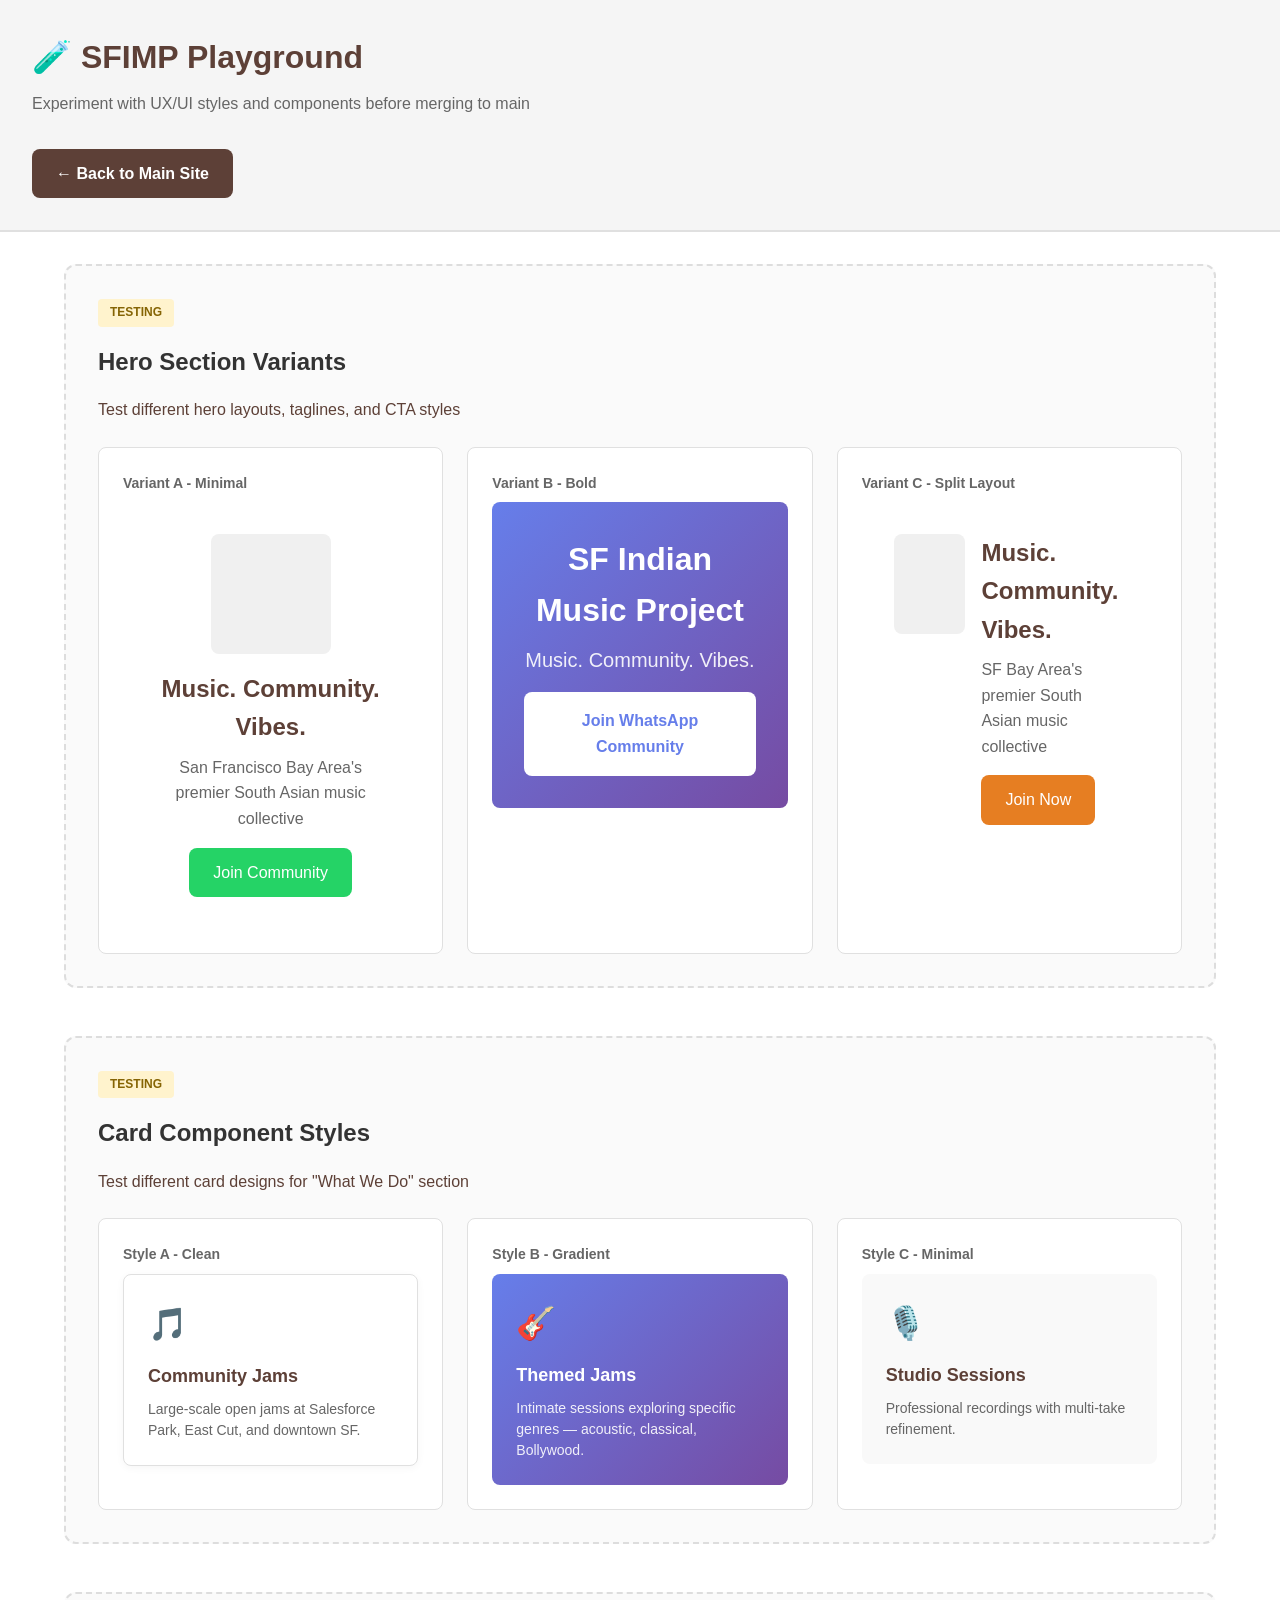
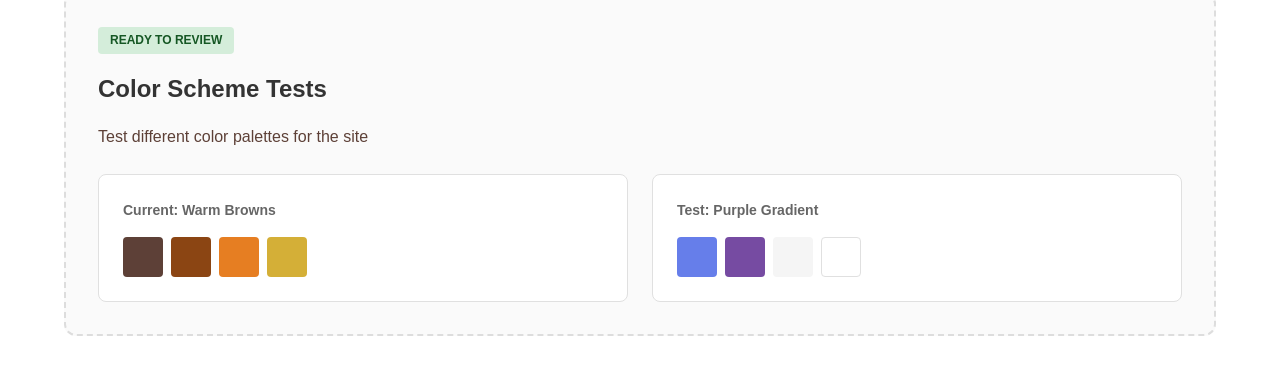
<file: playground/index.html>
<!DOCTYPE html>
<html lang="en">
<head>
    <meta charset="UTF-8">
    <meta name="viewport" content="width=device-width, initial-scale=1.0">
    <title>SFIMP Playground - Dev Experiments</title>
    <link rel="stylesheet" href="../styles.css">
    <style>
        /* Playground-specific styles */
        .playground-header {
            background: #f5f5f5;
            padding: 2rem;
            margin-bottom: 2rem;
            border-bottom: 2px solid #e0e0e0;
        }
        
        .playground-title {
            font-size: 2rem;
            font-weight: 700;
            margin-bottom: 0.5rem;
        }
        
        .playground-subtitle {
            color: #666;
            font-size: 1rem;
        }
        
        .experiment-section {
            margin-bottom: 3rem;
            padding: 2rem;
            border: 2px dashed #ddd;
            border-radius: 12px;
            background: #fafafa;
        }
        
        .experiment-title {
            font-size: 1.5rem;
            font-weight: 600;
            margin-bottom: 1rem;
            color: #333;
        }
        
        .experiment-status {
            display: inline-block;
            padding: 0.25rem 0.75rem;
            border-radius: 4px;
            font-size: 0.75rem;
            font-weight: 600;
            text-transform: uppercase;
            margin-bottom: 1rem;
        }
        
        .status-testing {
            background: #fff3cd;
            color: #856404;
        }
        
        .status-ready {
            background: #d4edda;
            color: #155724;
        }
        
        .status-deprecated {
            background: #f8d7da;
            color: #721c24;
        }
        
        .variant-grid {
            display: grid;
            grid-template-columns: repeat(auto-fit, minmax(300px, 1fr));
            gap: 1.5rem;
            margin-top: 1.5rem;
        }
        
        .variant-card {
            background: white;
            padding: 1.5rem;
            border-radius: 8px;
            border: 1px solid #e0e0e0;
        }
        
        .variant-label {
            font-size: 0.875rem;
            font-weight: 600;
            color: #666;
            margin-bottom: 0.5rem;
        }
        
        .back-to-main {
            display: inline-block;
            margin-top: 2rem;
            padding: 0.75rem 1.5rem;
            background: #5D4037;
            color: white;
            text-decoration: none;
            border-radius: 8px;
            font-weight: 600;
        }
        
        .back-to-main:hover {
            background: #4a3228;
        }
    </style>
</head>
<body>
    <div class="playground-header">
        <h1 class="playground-title">🧪 SFIMP Playground</h1>
        <p class="playground-subtitle">Experiment with UX/UI styles and components before merging to main</p>
        <a href="../index.html" class="back-to-main">← Back to Main Site</a>
    </div>

    <div class="container">
        <!-- Experiment: Hero Section Variants -->
        <section class="experiment-section">
            <div class="experiment-status status-testing">Testing</div>
            <h2 class="experiment-title">Hero Section Variants</h2>
            <p>Test different hero layouts, taglines, and CTA styles</p>
            
            <div class="variant-grid">
                <!-- Variant A: Minimal -->
                <div class="variant-card">
                    <div class="variant-label">Variant A - Minimal</div>
                    <div style="padding: 2rem; text-align: center; background: white; border-radius: 8px;">
                        <div style="width: 120px; height: 120px; background: #f0f0f0; margin: 0 auto 1rem; border-radius: 8px;"></div>
                        <h3 style="font-size: 1.5rem; margin-bottom: 0.5rem;">Music. Community. Vibes.</h3>
                        <p style="color: #666; margin-bottom: 1rem;">San Francisco Bay Area's premier South Asian music collective</p>
                        <a href="#" style="display: inline-block; padding: 0.75rem 1.5rem; background: #25D366; color: white; text-decoration: none; border-radius: 8px;">Join Community</a>
                    </div>
                </div>
                
                <!-- Variant B: Bold -->
                <div class="variant-card">
                    <div class="variant-label">Variant B - Bold</div>
                    <div style="padding: 2rem; text-align: center; background: linear-gradient(135deg, #667eea 0%, #764ba2 100%); border-radius: 8px; color: white;">
                        <h3 style="font-size: 2rem; margin-bottom: 0.5rem;">SF Indian Music Project</h3>
                        <p style="font-size: 1.25rem; margin-bottom: 1rem; opacity: 0.9;">Music. Community. Vibes.</p>
                        <a href="#" style="display: inline-block; padding: 1rem 2rem; background: white; color: #667eea; text-decoration: none; border-radius: 8px; font-weight: 600;">Join WhatsApp Community</a>
                    </div>
                </div>
                
                <!-- Variant C: Split -->
                <div class="variant-card">
                    <div class="variant-label">Variant C - Split Layout</div>
                    <div style="display: flex; gap: 1rem; padding: 2rem; background: white; border-radius: 8px;">
                        <div style="flex: 1; width: 100px; height: 100px; background: #f0f0f0; border-radius: 8px;"></div>
                        <div style="flex: 2;">
                            <h3 style="font-size: 1.5rem; margin-bottom: 0.5rem;">Music. Community. Vibes.</h3>
                            <p style="color: #666; margin-bottom: 1rem;">SF Bay Area's premier South Asian music collective</p>
                            <a href="#" style="display: inline-block; padding: 0.75rem 1.5rem; background: #E67E22; color: white; text-decoration: none; border-radius: 8px;">Join Now</a>
                        </div>
                    </div>
                </div>
            </div>
        </section>

        <!-- Experiment: Card Styles -->
        <section class="experiment-section">
            <div class="experiment-status status-testing">Testing</div>
            <h2 class="experiment-title">Card Component Styles</h2>
            <p>Test different card designs for "What We Do" section</p>
            
            <div class="variant-grid">
                <!-- Card Style A: Clean -->
                <div class="variant-card">
                    <div class="variant-label">Style A - Clean</div>
                    <div style="padding: 1.5rem; background: white; border: 1px solid #e0e0e0; border-radius: 8px; box-shadow: 0 2px 8px rgba(0,0,0,0.04);">
                        <div style="font-size: 2rem; margin-bottom: 0.75rem;">🎵</div>
                        <h4 style="font-size: 1.125rem; margin-bottom: 0.5rem;">Community Jams</h4>
                        <p style="font-size: 0.875rem; color: #666; line-height: 1.5;">Large-scale open jams at Salesforce Park, East Cut, and downtown SF.</p>
                    </div>
                </div>
                
                <!-- Card Style B: Gradient -->
                <div class="variant-card">
                    <div class="variant-label">Style B - Gradient</div>
                    <div style="padding: 1.5rem; background: linear-gradient(135deg, #667eea 0%, #764ba2 100%); border-radius: 8px; color: white;">
                        <div style="font-size: 2rem; margin-bottom: 0.75rem;">🎸</div>
                        <h4 style="font-size: 1.125rem; margin-bottom: 0.5rem;">Themed Jams</h4>
                        <p style="font-size: 0.875rem; opacity: 0.9; line-height: 1.5;">Intimate sessions exploring specific genres — acoustic, classical, Bollywood.</p>
                    </div>
                </div>
                
                <!-- Card Style C: Minimal -->
                <div class="variant-card">
                    <div class="variant-label">Style C - Minimal</div>
                    <div style="padding: 1.5rem; background: #f9f9f9; border-radius: 8px;">
                        <div style="font-size: 2rem; margin-bottom: 0.75rem;">🎙️</div>
                        <h4 style="font-size: 1.125rem; margin-bottom: 0.5rem;">Studio Sessions</h4>
                        <p style="font-size: 0.875rem; color: #666; line-height: 1.5;">Professional recordings with multi-take refinement.</p>
                    </div>
                </div>
            </div>
        </section>

        <!-- Experiment: Color Schemes -->
        <section class="experiment-section">
            <div class="experiment-status status-ready">Ready to Review</div>
            <h2 class="experiment-title">Color Scheme Tests</h2>
            <p>Test different color palettes for the site</p>
            
            <div class="variant-grid">
                <div class="variant-card">
                    <div class="variant-label">Current: Warm Browns</div>
                    <div style="display: flex; gap: 0.5rem; margin-top: 1rem;">
                        <div style="width: 40px; height: 40px; background: #5D4037; border-radius: 4px;" title="Dark Brown"></div>
                        <div style="width: 40px; height: 40px; background: #8B4513; border-radius: 4px;" title="Brown"></div>
                        <div style="width: 40px; height: 40px; background: #E67E22; border-radius: 4px;" title="Orange"></div>
                        <div style="width: 40px; height: 40px; background: #D4AF37; border-radius: 4px;" title="Gold"></div>
                    </div>
                </div>
                
                <div class="variant-card">
                    <div class="variant-label">Test: Purple Gradient</div>
                    <div style="display: flex; gap: 0.5rem; margin-top: 1rem;">
                        <div style="width: 40px; height: 40px; background: #667eea; border-radius: 4px;" title="Purple"></div>
                        <div style="width: 40px; height: 40px; background: #764ba2; border-radius: 4px;" title="Dark Purple"></div>
                        <div style="width: 40px; height: 40px; background: #f5f5f5; border-radius: 4px;" title="Light Gray"></div>
                        <div style="width: 40px; height: 40px; background: #ffffff; border-radius: 4px; border: 1px solid #e0e0e0;" title="White"></div>
                    </div>
                </div>
            </div>
        </section>
    </div>

    <script>
        // Playground JS - Add experiments here
        console.log('🧪 SFIMP Playground loaded');
        
        // Example: A/B testing tracker
        function trackVariant(variantName, action) {
            console.log(`Tracking: ${variantName} - ${action}`);
            // Add analytics here
        }
    </script>
</body>
</html>
</file>
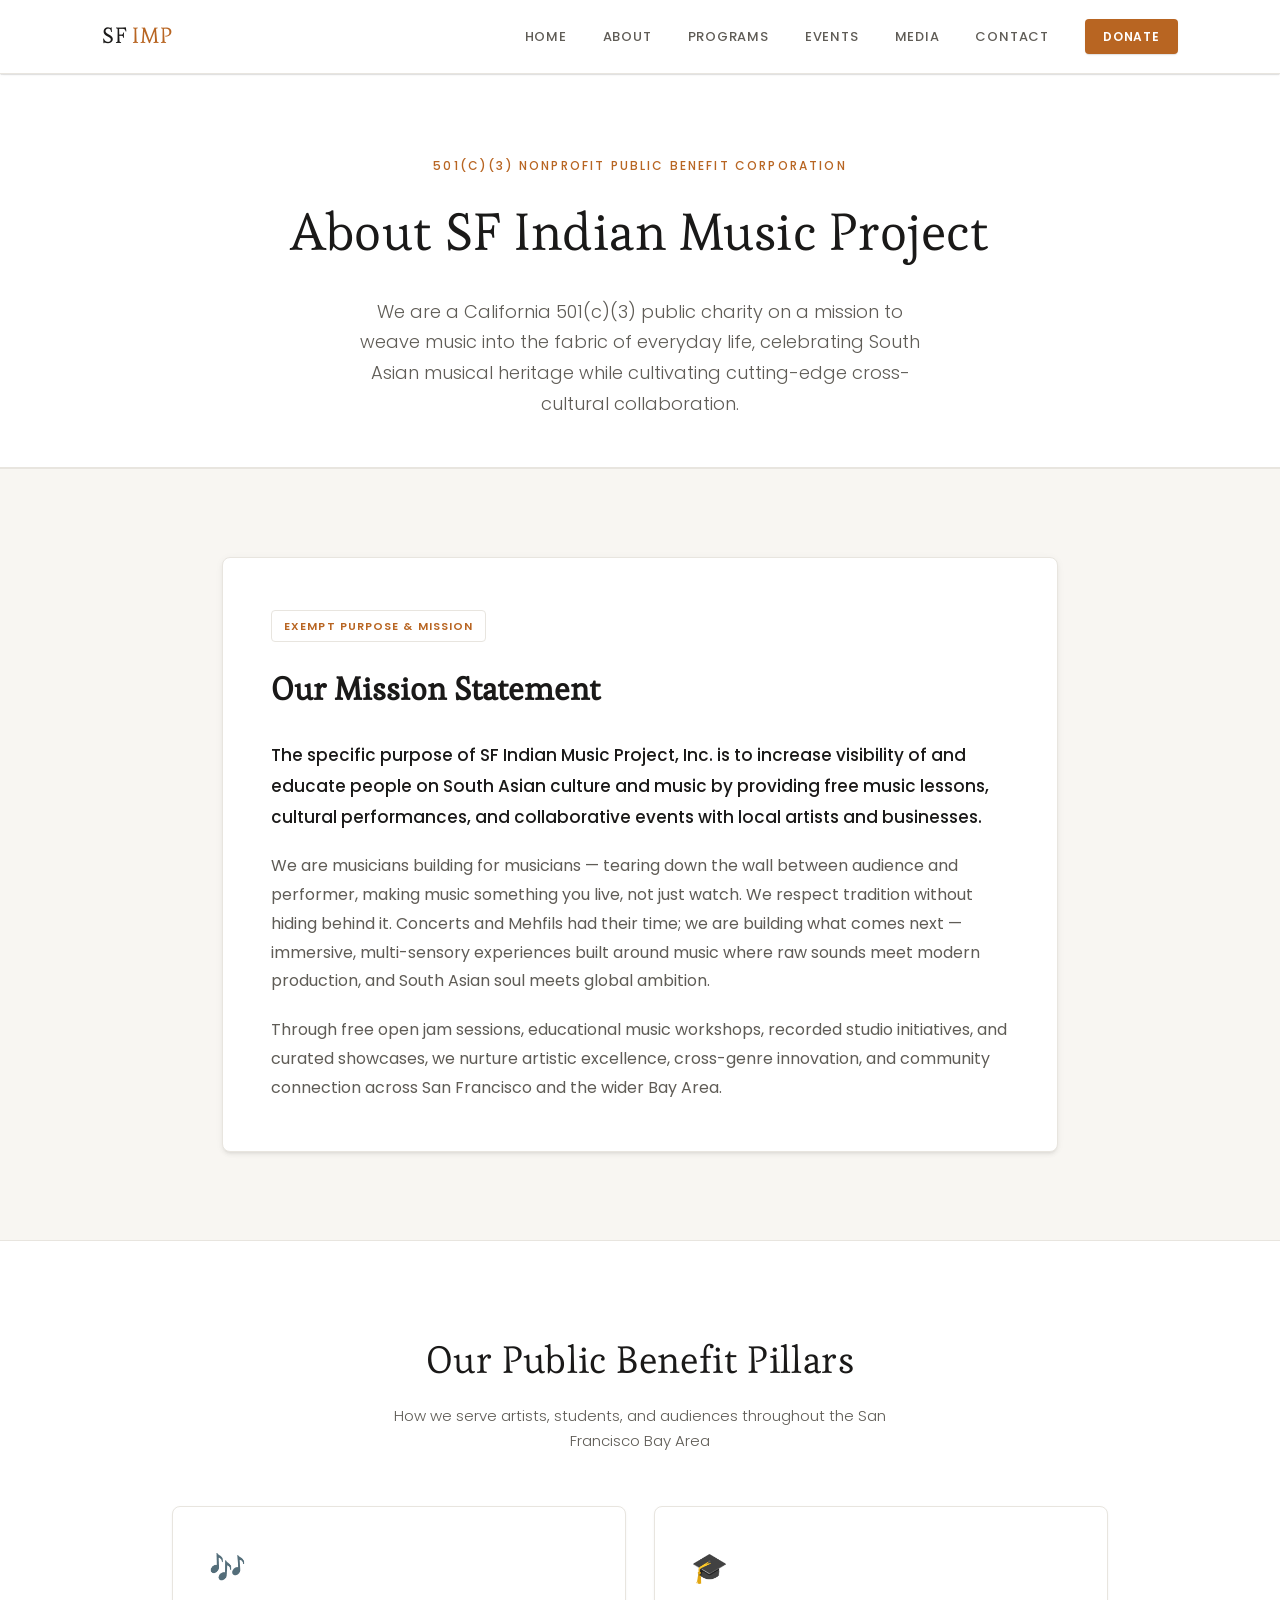
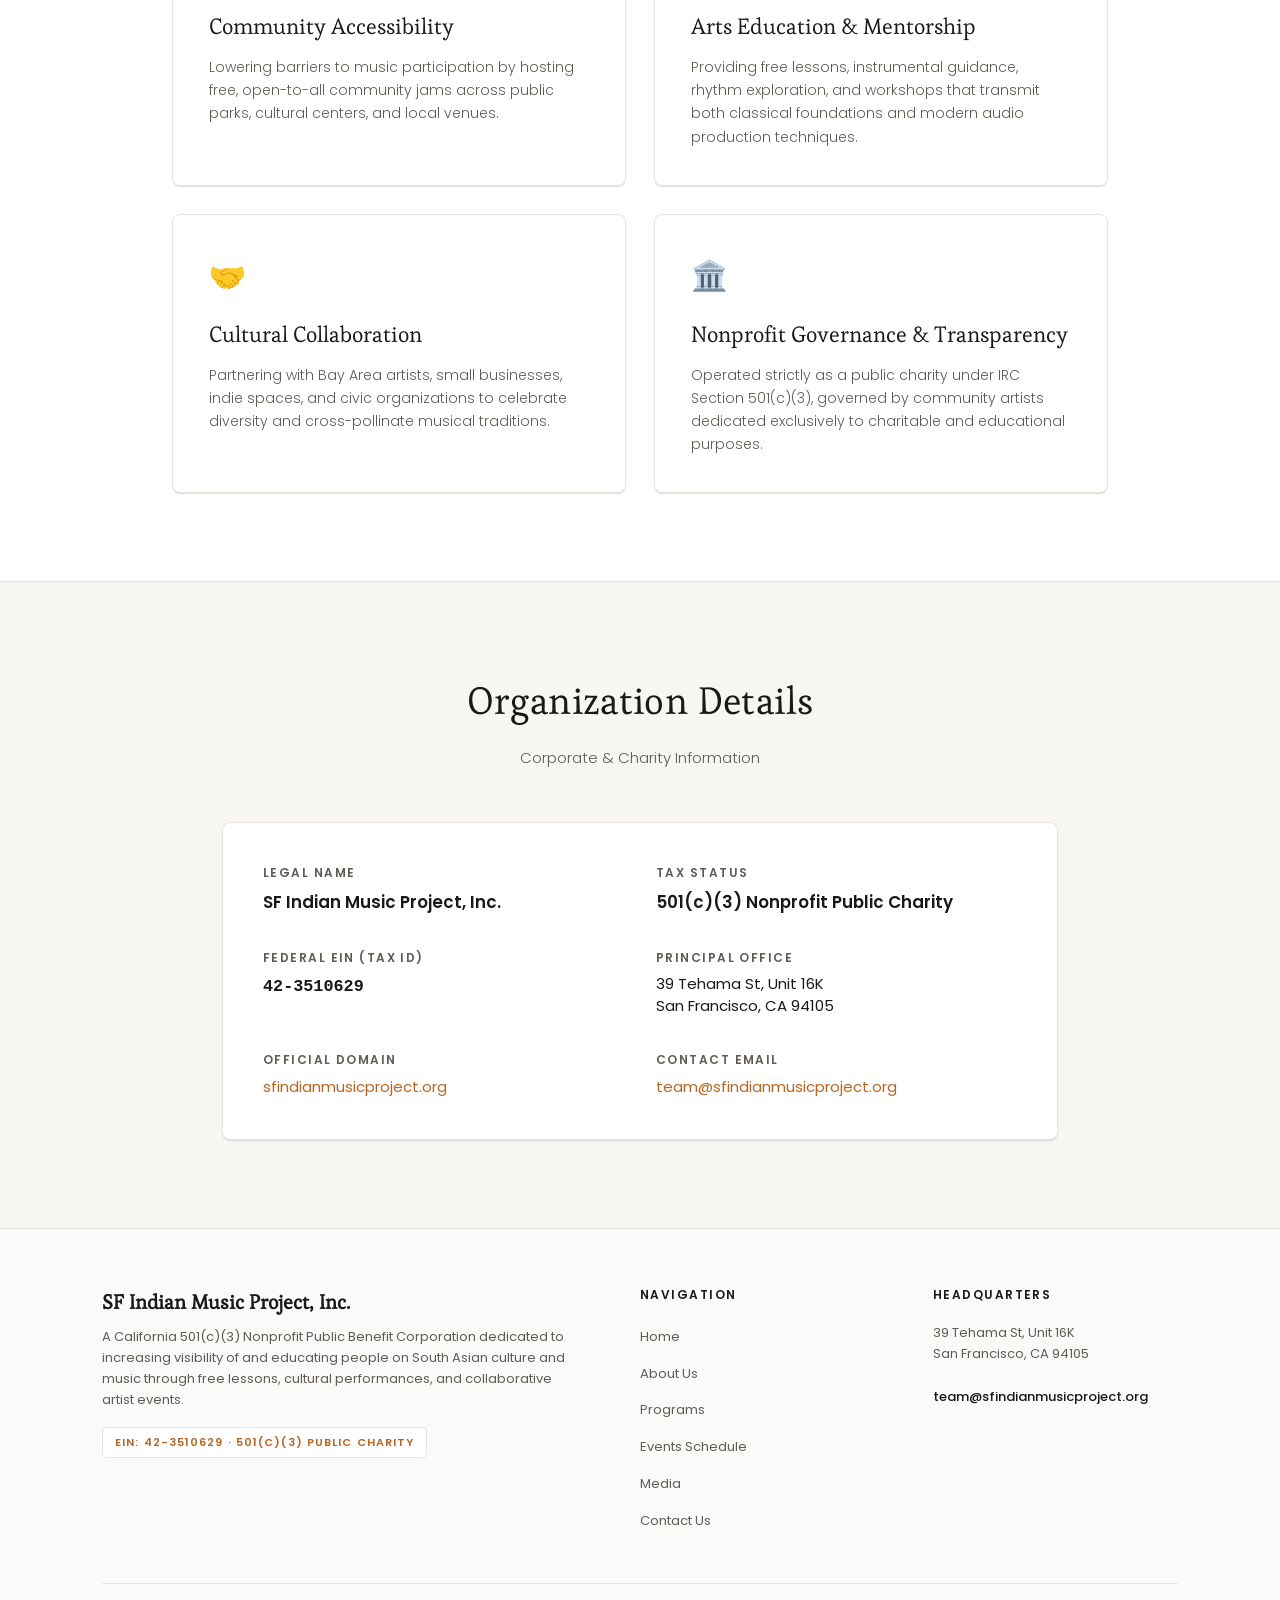
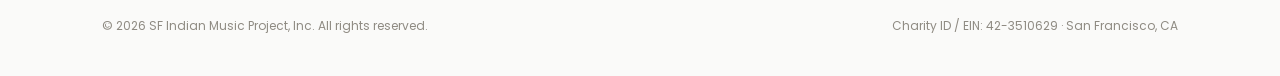
<file: about.html>
<!DOCTYPE html>
<html lang="en">
<head>
    <meta charset="UTF-8">
    <meta name="viewport" content="width=device-width, initial-scale=1.0">
    <meta name="theme-color" content="#141210">
    <title>About Us — SF Indian Music Project</title>
    <link rel="icon" type="image/png" href="logo.png">
    <link rel="preconnect" href="https://fonts.googleapis.com">
    <link rel="preconnect" href="https://fonts.gstatic.com" crossorigin>
    <link href="https://fonts.googleapis.com/css2?family=Esteban&family=Poppins:ital,wght@0,300;0,400;0,500;0,600;0,700;1,300;1,400&display=swap" rel="stylesheet">
    <link rel="stylesheet" href="home2.css?v=20261006a">
</head>
<body>
    <!-- Page Loader -->
    <div class="h2-page-loader" id="h2-page-loader">
        <img src="logo-small.png" alt="SFIMP Logo">
    </div>

    <!-- Navigation (App Bar + Responsive Drawer) -->
    <nav class="h2-nav">
        <div class="container">
            <a href="/" class="h2-nav-logo">SF<span>IMP</span></a>
            <div class="h2-nav-links" id="h2-nav-links">
                <a href="/">Home</a>
                <a href="about.html" class="active">About</a>
                <a href="programs.html">Programs</a>
                <a href="events.html">Events</a>
                <a href="media.html">Media</a>
                <a href="contact.html">Contact</a>
                <a href="/#donate" class="h2-nav-donate-btn">Donate</a>
            </div>
            <button class="h2-nav-toggle" id="h2-nav-toggle" aria-label="Toggle navigation menu">
                <span></span>
                <span></span>
                <span></span>
            </button>
        </div>
    </nav>
    <div class="h2-nav-backdrop" id="h2-nav-backdrop"></div>

    <!-- About Header -->
    <header class="h2-section" style="margin-top: 68px; padding-bottom: 3rem; background: #FFFFFF; border-bottom: 1px solid var(--border);">
        <div class="container" style="text-align: center; max-width: 800px;">
            <p style="font-size: 0.75rem; font-weight: 500; text-transform: uppercase; letter-spacing: 0.18em; color: var(--accent); margin-bottom: 0.75rem;">501(c)(3) Nonprofit Public Benefit Corporation</p>
            <h1 class="h2-section-title" style="font-size: 3.25rem; margin-bottom: 1.25rem;">About SF Indian Music Project</h1>
            <p class="h2-section-sub" style="font-size: 1.125rem; line-height: 1.7; margin-bottom: 0;">We are a California 501(c)(3) public charity on a mission to weave music into the fabric of everyday life, celebrating South Asian musical heritage while cultivating cutting-edge cross-cultural collaboration.</p>
        </div>
    </header>

    <!-- Mission Statement Section -->
    <section class="h2-section" style="background: var(--bg-alt);">
        <div class="container" style="max-width: 900px;">
            <div style="background: #FFFFFF; border: 1px solid var(--border); border-radius: var(--radius); padding: 3rem; box-shadow: var(--elevation-2);">
                <span class="h2-footer-legal-badge" style="margin-bottom: 1.25rem;">Exempt Purpose & Mission</span>
                <h2 style="font-family: var(--serif); font-size: 2rem; margin-bottom: 1.5rem; color: var(--text);">Our Mission Statement</h2>
                <div style="font-size: 1rem; line-height: 1.8; color: var(--text-light);">
                    <p style="margin-bottom: 1.25rem; font-size: 1.0625rem; color: var(--text); font-weight: 500;">
                        The specific purpose of SF Indian Music Project, Inc. is to increase visibility of and educate people on South Asian culture and music by providing free music lessons, cultural performances, and collaborative events with local artists and businesses.
                    </p>
                    <p style="margin-bottom: 1.25rem;">
                        We are musicians building for musicians — tearing down the wall between audience and performer, making music something you live, not just watch. We respect tradition without hiding behind it. Concerts and Mehfils had their time; we are building what comes next — immersive, multi-sensory experiences built around music where raw sounds meet modern production, and South Asian soul meets global ambition.
                    </p>
                    <p>
                        Through free open jam sessions, educational music workshops, recorded studio initiatives, and curated showcases, we nurture artistic excellence, cross-genre innovation, and community connection across San Francisco and the wider Bay Area.
                    </p>
                </div>
            </div>
        </div>
    </section>

    <!-- Core Pillars / How We Operate -->
    <section class="h2-section" style="background: #FFFFFF;">
        <div class="container" style="max-width: 1000px;">
            <h2 class="h2-section-title">Our Public Benefit Pillars</h2>
            <p class="h2-section-sub">How we serve artists, students, and audiences throughout the San Francisco Bay Area</p>
            
            <div class="h2-activities-grid">
                <div class="h2-activity-card">
                    <div class="h2-activity-icon">🎶</div>
                    <h3>Community Accessibility</h3>
                    <p>Lowering barriers to music participation by hosting free, open-to-all community jams across public parks, cultural centers, and local venues.</p>
                </div>
                <div class="h2-activity-card">
                    <div class="h2-activity-icon">🎓</div>
                    <h3>Arts Education & Mentorship</h3>
                    <p>Providing free lessons, instrumental guidance, rhythm exploration, and workshops that transmit both classical foundations and modern audio production techniques.</p>
                </div>
                <div class="h2-activity-card">
                    <div class="h2-activity-icon">🤝</div>
                    <h3>Cultural Collaboration</h3>
                    <p>Partnering with Bay Area artists, small businesses, indie spaces, and civic organizations to celebrate diversity and cross-pollinate musical traditions.</p>
                </div>
                <div class="h2-activity-card">
                    <div class="h2-activity-icon">🏛️</div>
                    <h3>Nonprofit Governance & Transparency</h3>
                    <p>Operated strictly as a public charity under IRC Section 501(c)(3), governed by community artists dedicated exclusively to charitable and educational purposes.</p>
                </div>
            </div>
        </div>
    </section>

    <!-- Organizational Details & Legal Transparency -->
    <section class="h2-section" style="background: var(--bg-alt);">
        <div class="container" style="max-width: 900px;">
            <h2 class="h2-section-title">Organization Details</h2>
            <p class="h2-section-sub">Corporate & Charity Information</p>

            <div style="background: #FFFFFF; border: 1px solid var(--border); border-radius: var(--radius); padding: 2.5rem; box-shadow: var(--elevation-1);">
                <div style="display: grid; grid-template-columns: repeat(auto-fit, minmax(280px, 1fr)); gap: 2rem;">
                    <div>
                        <div style="font-size: 0.75rem; font-weight: 600; text-transform: uppercase; letter-spacing: 0.12em; color: var(--text-light); margin-bottom: 0.25rem;">Legal Name</div>
                        <div style="font-weight: 600; font-size: 1.05rem; color: var(--text);">SF Indian Music Project, Inc.</div>
                    </div>
                    <div>
                        <div style="font-size: 0.75rem; font-weight: 600; text-transform: uppercase; letter-spacing: 0.12em; color: var(--text-light); margin-bottom: 0.25rem;">Tax Status</div>
                        <div style="font-weight: 600; font-size: 1.05rem; color: var(--text);">501(c)(3) Nonprofit Public Charity</div>
                    </div>
                    <div>
                        <div style="font-size: 0.75rem; font-weight: 600; text-transform: uppercase; letter-spacing: 0.12em; color: var(--text-light); margin-bottom: 0.25rem;">Federal EIN (Tax ID)</div>
                        <div style="font-weight: 600; font-size: 1.05rem; color: var(--text); font-family: monospace;">42-3510629</div>
                    </div>
                    <div>
                        <div style="font-size: 0.75rem; font-weight: 600; text-transform: uppercase; letter-spacing: 0.12em; color: var(--text-light); margin-bottom: 0.25rem;">Principal Office</div>
                        <div style="font-size: 0.9375rem; color: var(--text); line-height: 1.5;">39 Tehama St, Unit 16K<br>San Francisco, CA 94105</div>
                    </div>
                    <div>
                        <div style="font-size: 0.75rem; font-weight: 600; text-transform: uppercase; letter-spacing: 0.12em; color: var(--text-light); margin-bottom: 0.25rem;">Official Domain</div>
                        <div style="font-size: 0.9375rem; color: var(--text);"><a href="https://sfindianmusicproject.org" style="color:var(--accent); text-decoration:none;">sfindianmusicproject.org</a></div>
                    </div>
                    <div>
                        <div style="font-size: 0.75rem; font-weight: 600; text-transform: uppercase; letter-spacing: 0.12em; color: var(--text-light); margin-bottom: 0.25rem;">Contact Email</div>
                        <div style="font-size: 0.9375rem; color: var(--text);"><a href="mailto:team@sfindianmusicproject.org" style="color:var(--accent); text-decoration:none;">team@sfindianmusicproject.org</a></div>
                    </div>
                </div>
            </div>
        </div>
    </section>

    <!-- Footer -->
    <footer class="h2-footer">
        <div class="container">
            <div class="h2-footer-content">
                <div class="h2-footer-brand">
                    <h4>SF Indian Music Project, Inc.</h4>
                    <p>A California 501(c)(3) Nonprofit Public Benefit Corporation dedicated to increasing visibility of and educating people on South Asian culture and music through free lessons, cultural performances, and collaborative artist events.</p>
                    <span class="h2-footer-legal-badge">EIN: 42-3510629 · 501(c)(3) Public Charity</span>
                </div>
                <div class="h2-footer-col">
                    <h5>Navigation</h5>
                    <ul class="h2-footer-links">
                        <li><a href="/">Home</a></li>
                        <li><a href="about.html">About Us</a></li>
                        <li><a href="programs.html">Programs</a></li>
                        <li><a href="events.html">Events Schedule</a></li>
                        <li><a href="media.html">Media</a></li>
                        <li><a href="contact.html">Contact Us</a></li>
                    </ul>
                </div>
                <div class="h2-footer-col">
                    <h5>Headquarters</h5>
                    <div class="h2-footer-contact-info">
                        39 Tehama St, Unit 16K<br>
                        San Francisco, CA 94105<br><br>
                        <a href="mailto:team@sfindianmusicproject.org">team@sfindianmusicproject.org</a>
                    </div>
                </div>
            </div>
            <div class="h2-footer-bottom">
                <div>© 2026 SF Indian Music Project, Inc. All rights reserved.</div>
                <div>Charity ID / EIN: 42-3510629 · San Francisco, CA</div>
            </div>
        </div>
    </footer>

    <script>
    // Loader
    (function() {
        const loader = document.getElementById('h2-page-loader');
        let hidden = false;
        const hide = () => { if (hidden) return; hidden = true; loader.style.opacity = '0'; loader.style.visibility = 'hidden'; setTimeout(() => loader.remove(), 400); };
        if (document.readyState === 'interactive' || document.readyState === 'complete') setTimeout(hide, 400);
        else document.addEventListener('DOMContentLoaded', () => setTimeout(hide, 400));
        setTimeout(hide, 1200);
    })();

    // Mobile Navigation Drawer
    (function() {
        const toggleBtn = document.getElementById('h2-nav-toggle');
        const navLinks = document.getElementById('h2-nav-links');
        const backdrop = document.getElementById('h2-nav-backdrop');

        function toggleMenu() {
            const isOpen = navLinks.classList.toggle('open');
            toggleBtn.classList.toggle('open', isOpen);
            backdrop.classList.toggle('open', isOpen);
            document.body.style.overflow = isOpen ? 'hidden' : '';
        }

        function closeMenu() {
            navLinks.classList.remove('open');
            toggleBtn.classList.remove('open');
            backdrop.classList.remove('open');
            document.body.style.overflow = '';
        }

        toggleBtn?.addEventListener('click', toggleMenu);
        backdrop?.addEventListener('click', closeMenu);
    })();
    </script>
</body>
</html>
</file>
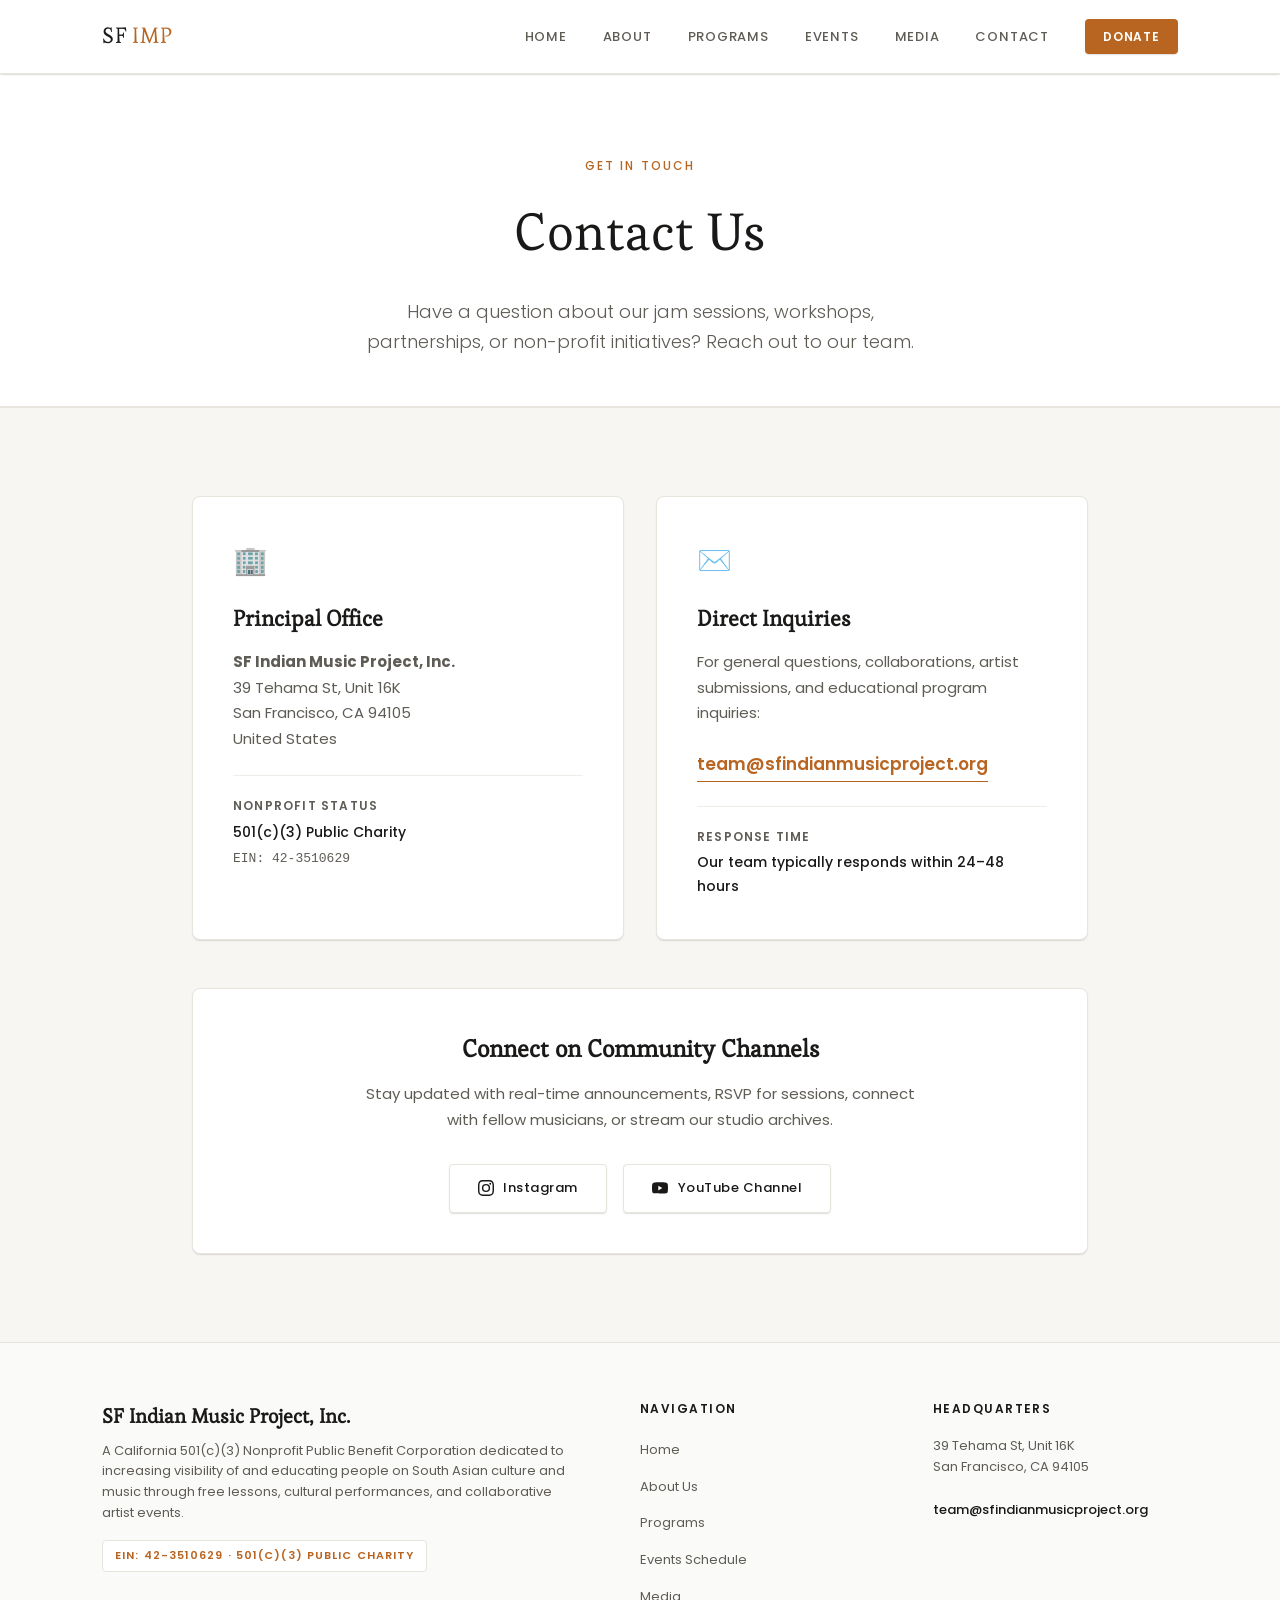
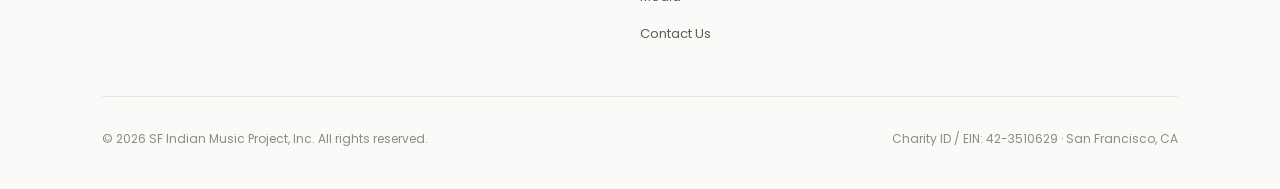
<file: contact.html>
<!DOCTYPE html>
<html lang="en">
<head>
    <meta charset="UTF-8">
    <meta name="viewport" content="width=device-width, initial-scale=1.0">
    <meta name="theme-color" content="#141210">
    <title>Contact Us — SF Indian Music Project</title>
    <link rel="icon" type="image/png" href="logo.png">
    <link rel="preconnect" href="https://fonts.googleapis.com">
    <link rel="preconnect" href="https://fonts.gstatic.com" crossorigin>
    <link href="https://fonts.googleapis.com/css2?family=Esteban&family=Poppins:ital,wght@0,300;0,400;0,500;0,600;0,700;1,300;1,400&display=swap" rel="stylesheet">
    <link rel="stylesheet" href="home2.css?v=20261006a">
</head>
<body>
    <!-- Page Loader -->
    <div class="h2-page-loader" id="h2-page-loader">
        <img src="logo-small.png" alt="SFIMP Logo">
    </div>

    <!-- Navigation (App Bar + Responsive Drawer) -->
    <nav class="h2-nav">
        <div class="container">
            <a href="/" class="h2-nav-logo">SF<span>IMP</span></a>
            <div class="h2-nav-links" id="h2-nav-links">
                <a href="/">Home</a>
                <a href="about.html">About</a>
                <a href="programs.html">Programs</a>
                <a href="events.html">Events</a>
                <a href="media.html">Media</a>
                <a href="contact.html" class="active">Contact</a>
                <a href="/#donate" class="h2-nav-donate-btn">Donate</a>
            </div>
            <button class="h2-nav-toggle" id="h2-nav-toggle" aria-label="Toggle navigation menu">
                <span></span>
                <span></span>
                <span></span>
            </button>
        </div>
    </nav>
    <div class="h2-nav-backdrop" id="h2-nav-backdrop"></div>

    <!-- Contact Header -->
    <header class="h2-section" style="margin-top: 68px; padding-bottom: 3rem; background: #FFFFFF; border-bottom: 1px solid var(--border);">
        <div class="container" style="text-align: center; max-width: 800px;">
            <p style="font-size: 0.75rem; font-weight: 500; text-transform: uppercase; letter-spacing: 0.18em; color: var(--accent); margin-bottom: 0.75rem;">Get In Touch</p>
            <h1 class="h2-section-title" style="font-size: 3.25rem; margin-bottom: 1.25rem;">Contact Us</h1>
            <p class="h2-section-sub" style="font-size: 1.125rem; line-height: 1.7; margin-bottom: 0;">Have a question about our jam sessions, workshops, partnerships, or non-profit initiatives? Reach out to our team.</p>
        </div>
    </header>

    <!-- Contact Details & Direct Connect -->
    <section class="h2-section" style="background: var(--bg-alt);">
        <div class="container" style="max-width: 960px;">
            <div style="display: grid; grid-template-columns: repeat(auto-fit, minmax(300px, 1fr)); gap: 2rem;">
                
                <!-- Card 1: Official Non-Profit Info -->
                <div style="background: #FFFFFF; border: 1px solid var(--border); border-radius: var(--radius); padding: 2.5rem; box-shadow: var(--elevation-1);">
                    <div style="font-size: 1.75rem; margin-bottom: 1rem;">🏢</div>
                    <h3 style="font-family: var(--serif); font-size: 1.35rem; color: var(--text); margin-bottom: 0.75rem;">Principal Office</h3>
                    <p style="font-size: 0.9375rem; color: var(--text-light); line-height: 1.7; margin-bottom: 1.5rem;">
                        <strong>SF Indian Music Project, Inc.</strong><br>
                        39 Tehama St, Unit 16K<br>
                        San Francisco, CA 94105<br>
                        United States
                    </p>
                    <div style="padding-top: 1.25rem; border-top: 1px solid var(--border-light);">
                        <div style="font-size: 0.75rem; font-weight: 600; text-transform: uppercase; letter-spacing: 0.1em; color: var(--text-light); margin-bottom: 0.25rem;">Nonprofit Status</div>
                        <div style="font-size: 0.875rem; color: var(--text); font-weight: 500;">501(c)(3) Public Charity</div>
                        <div style="font-size: 0.8125rem; color: var(--text-light); font-family: monospace; margin-top: 0.2rem;">EIN: 42-3510629</div>
                    </div>
                </div>

                <!-- Card 2: Inquiries & Direct Email -->
                <div style="background: #FFFFFF; border: 1px solid var(--border); border-radius: var(--radius); padding: 2.5rem; box-shadow: var(--elevation-1);">
                    <div style="font-size: 1.75rem; margin-bottom: 1rem;">✉️</div>
                    <h3 style="font-family: var(--serif); font-size: 1.35rem; color: var(--text); margin-bottom: 0.75rem;">Direct Inquiries</h3>
                    <p style="font-size: 0.9375rem; color: var(--text-light); line-height: 1.7; margin-bottom: 1.5rem;">
                        For general questions, collaborations, artist submissions, and educational program inquiries:
                    </p>
                    <p style="margin-bottom: 1.5rem;">
                        <a href="mailto:team@sfindianmusicproject.org" style="display: inline-block; font-size: 1.0625rem; font-weight: 600; color: var(--accent); text-decoration: none; border-bottom: 1px solid var(--accent); padding-bottom: 2px;">team@sfindianmusicproject.org</a>
                    </p>
                    <div style="padding-top: 1.25rem; border-top: 1px solid var(--border-light);">
                        <div style="font-size: 0.75rem; font-weight: 600; text-transform: uppercase; letter-spacing: 0.1em; color: var(--text-light); margin-bottom: 0.25rem;">Response Time</div>
                        <div style="font-size: 0.875rem; color: var(--text); font-weight: 500;">Our team typically responds within 24–48 hours</div>
                    </div>
                </div>

            </div>

            <!-- Social & Community Groups -->
            <div style="margin-top: 3rem; background: #FFFFFF; border: 1px solid var(--border); border-radius: var(--radius); padding: 2.5rem; text-align: center; box-shadow: var(--elevation-1);">
                <h3 style="font-family: var(--serif); font-size: 1.5rem; color: var(--text); margin-bottom: 0.75rem;">Connect on Community Channels</h3>
                <p style="font-size: 0.9375rem; color: var(--text-light); margin-bottom: 2rem; max-width: 580px; margin-left: auto; margin-right: auto;">
                    Stay updated with real-time announcements, RSVP for sessions, connect with fellow musicians, or stream our studio archives.
                </p>
                <div style="display: flex; gap: 1rem; justify-content: center; align-items: center; flex-wrap: wrap;">
                    <a href="https://instagram.com/sfindianmusicproject" target="_blank" class="h2-social-link" style="display:inline-flex;">
                        <svg viewBox="0 0 24 24" fill="currentColor" style="width:16px;height:16px;"><path d="M12 2.163c3.204 0 3.584.012 4.85.07 3.252.148 4.771 1.691 4.919 4.919.058 1.265.069 1.645.069 4.849 0 3.205-.012 3.584-.069 4.849-.149 3.225-1.664 4.771-4.919 4.919-1.266.058-1.644.07-4.85.07-3.204 0-3.584-.012-4.849-.07-3.26-.149-4.771-1.699-4.919-4.92-.058-1.265-.07-1.644-.07-4.849 0-3.204.013-3.583.07-4.849.149-3.227 1.664-4.771 4.919-4.919 1.266-.057 1.645-.069 4.849-.069zM12 0C8.741 0 8.333.014 7.053.072 2.695.272.273 2.69.073 7.052.014 8.333 0 8.741 0 12c0 3.259.014 3.668.072 4.948.2 4.358 2.618 6.78 6.98 6.98C8.332 23.986 8.741 24 12 24c3.259 0 3.668-.014 4.948-.072 4.354-.2 6.782-2.618 6.979-6.98.059-1.28.073-1.689.073-4.948 0-3.259-.014-3.667-.072-4.947-.196-4.354-2.617-6.78-6.979-6.98C15.668.014 15.259 0 12 0zm0 5.838a6.162 6.162 0 100 12.324 6.162 6.162 0 000-12.324zM12 16a4 4 0 110-8 4 4 0 010 8zm6.406-11.845a1.44 1.44 0 100 2.881 1.44 1.44 0 000-2.881z"/></svg>
                        Instagram
                    </a>
                    <a href="https://youtube.com/@sfindianmusicproject" target="_blank" class="h2-social-link" style="display:inline-flex;">
                        <svg viewBox="0 0 24 24" fill="currentColor" style="width:16px;height:16px;"><path d="M23.498 6.186a3.016 3.016 0 00-2.122-2.136C19.587 3.545 12 3.545 12 3.545s-7.587 0-9.376.505A3.017 3.017 0 00.502 6.186C0 7.973 0 12 0 12s0 4.027.502 5.814a3.016 3.016 0 002.122 2.136c1.789.505 9.376.505 9.376.505s7.587 0 9.376-.505a3.015 3.015 0 002.122-2.136c.502-1.787.502-5.814.502-5.814s0-4.027-.502-5.814zM9.461 8.751l5.99 3.434-5.99 3.434V8.751z"/></svg>
                        YouTube Channel
                    </a>
                </div>
            </div>
        </div>
    </section>

    <!-- Footer -->
    <footer class="h2-footer">
        <div class="container">
            <div class="h2-footer-content">
                <div class="h2-footer-brand">
                    <h4>SF Indian Music Project, Inc.</h4>
                    <p>A California 501(c)(3) Nonprofit Public Benefit Corporation dedicated to increasing visibility of and educating people on South Asian culture and music through free lessons, cultural performances, and collaborative artist events.</p>
                    <span class="h2-footer-legal-badge">EIN: 42-3510629 · 501(c)(3) Public Charity</span>
                </div>
                <div class="h2-footer-col">
                    <h5>Navigation</h5>
                    <ul class="h2-footer-links">
                        <li><a href="/">Home</a></li>
                        <li><a href="about.html">About Us</a></li>
                        <li><a href="programs.html">Programs</a></li>
                        <li><a href="events.html">Events Schedule</a></li>
                        <li><a href="media.html">Media</a></li>
                        <li><a href="contact.html">Contact Us</a></li>
                    </ul>
                </div>
                <div class="h2-footer-col">
                    <h5>Headquarters</h5>
                    <div class="h2-footer-contact-info">
                        39 Tehama St, Unit 16K<br>
                        San Francisco, CA 94105<br><br>
                        <a href="mailto:team@sfindianmusicproject.org">team@sfindianmusicproject.org</a>
                    </div>
                </div>
            </div>
            <div class="h2-footer-bottom">
                <div>© 2026 SF Indian Music Project, Inc. All rights reserved.</div>
                <div>Charity ID / EIN: 42-3510629 · San Francisco, CA</div>
            </div>
        </div>
    </footer>

    <script>
    // Loader
    (function() {
        const loader = document.getElementById('h2-page-loader');
        let hidden = false;
        const hide = () => { if (hidden) return; hidden = true; loader.style.opacity = '0'; loader.style.visibility = 'hidden'; setTimeout(() => loader.remove(), 400); };
        if (document.readyState === 'interactive' || document.readyState === 'complete') setTimeout(hide, 400);
        else document.addEventListener('DOMContentLoaded', () => setTimeout(hide, 400));
        setTimeout(hide, 1200);
    })();

    // Mobile Navigation Drawer
    (function() {
        const toggleBtn = document.getElementById('h2-nav-toggle');
        const navLinks = document.getElementById('h2-nav-links');
        const backdrop = document.getElementById('h2-nav-backdrop');

        function toggleMenu() {
            const isOpen = navLinks.classList.toggle('open');
            toggleBtn.classList.toggle('open', isOpen);
            backdrop.classList.toggle('open', isOpen);
            document.body.style.overflow = isOpen ? 'hidden' : '';
        }

        function closeMenu() {
            navLinks.classList.remove('open');
            toggleBtn.classList.remove('open');
            backdrop.classList.remove('open');
            document.body.style.overflow = '';
        }

        toggleBtn?.addEventListener('click', toggleMenu);
        backdrop?.addEventListener('click', closeMenu);
    })();
    </script>
</body>
</html>
</file>
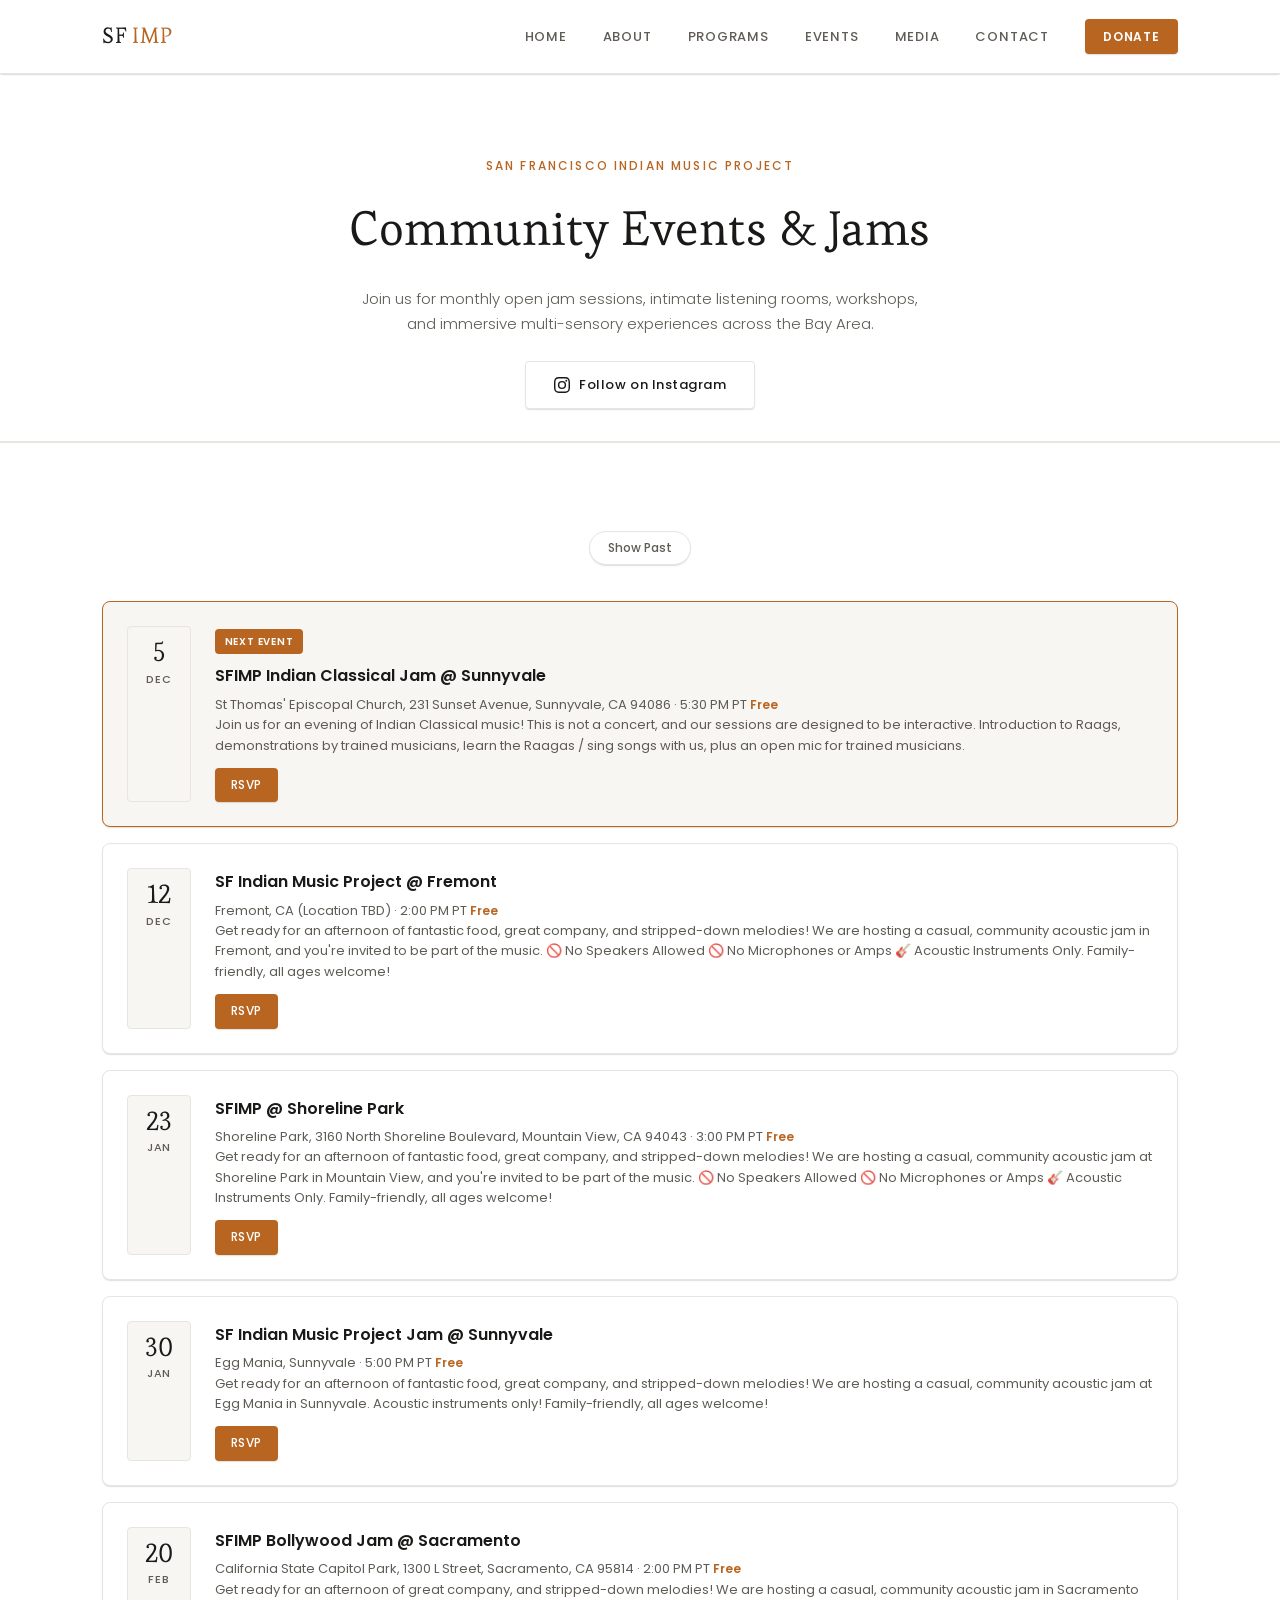
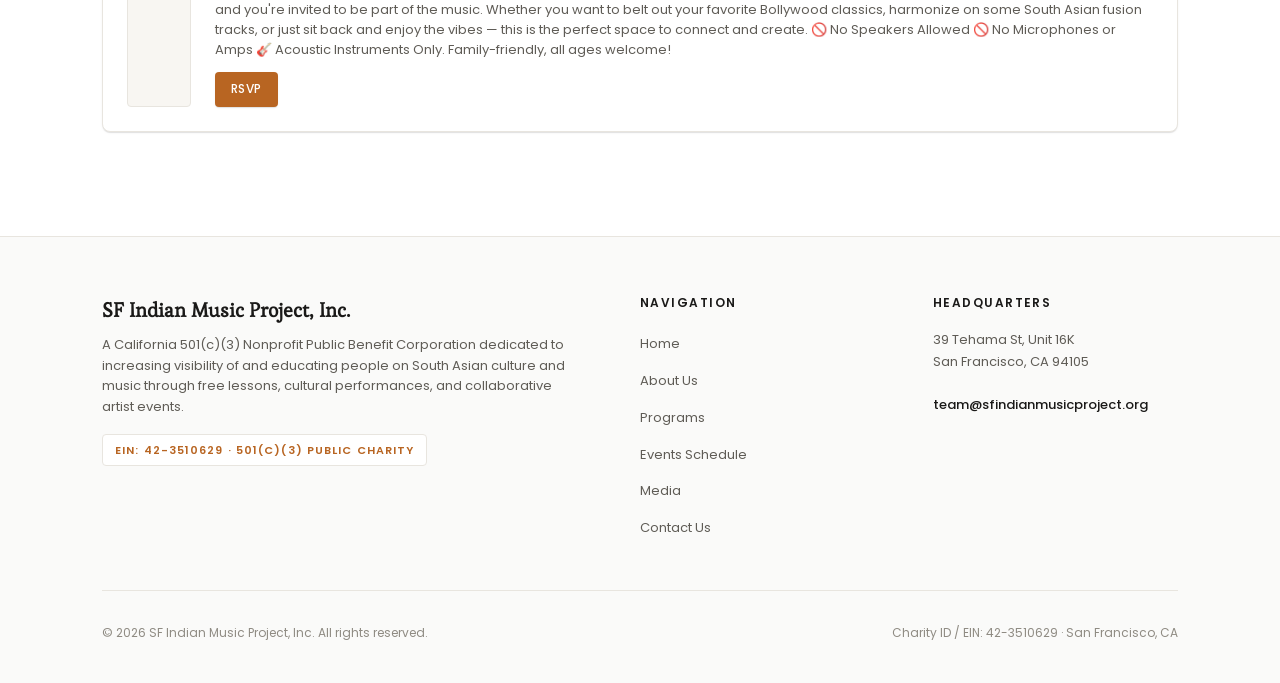
<file: events.html>
<!DOCTYPE html>
<html lang="en">
<head>
    <meta charset="UTF-8">
    <meta name="viewport" content="width=device-width, initial-scale=1.0">
    <meta name="theme-color" content="#141210">
    <title>Events — SF Indian Music Project</title>
    <link rel="icon" type="image/png" href="logo.png">
    <link rel="preconnect" href="https://fonts.googleapis.com">
    <link rel="preconnect" href="https://fonts.gstatic.com" crossorigin>
    <link href="https://fonts.googleapis.com/css2?family=Esteban&family=Poppins:ital,wght@0,300;0,400;0,500;0,600;0,700;1,300;1,400&display=swap" rel="stylesheet">
    <link rel="stylesheet" href="home2.css?v=20261006a">
</head>
<body>
    <!-- Page Loader -->
    <div class="h2-page-loader" id="h2-page-loader">
        <img src="logo-small.png" alt="SFIMP Logo">
    </div>

    <!-- Navigation (App Bar + Responsive Drawer) -->
    <nav class="h2-nav">
        <div class="container">
            <a href="/" class="h2-nav-logo">SF<span>IMP</span></a>
            <div class="h2-nav-links" id="h2-nav-links">
                <a href="/">Home</a>
                <a href="about.html">About</a>
                <a href="programs.html">Programs</a>
                <a href="events.html" class="active">Events</a>
                <a href="media.html">Media</a>
                <a href="contact.html">Contact</a>
                <a href="/#donate" class="h2-nav-donate-btn">Donate</a>
            </div>
            <button class="h2-nav-toggle" id="h2-nav-toggle" aria-label="Toggle navigation menu">
                <span></span>
                <span></span>
                <span></span>
            </button>
        </div>
    </nav>
    <div class="h2-nav-backdrop" id="h2-nav-backdrop"></div>

    <!-- Events Page Header -->
    <header class="h2-section" style="margin-top: 68px; padding-bottom: 2rem; background: #FFFFFF; border-bottom: 1px solid var(--border);">
        <div class="container" style="text-align: center;">
            <p style="font-size: 0.75rem; font-weight: 500; text-transform: uppercase; letter-spacing: 0.18em; color: var(--accent); margin-bottom: 0.75rem;">San Francisco Indian Music Project</p>
            <h1 class="h2-section-title" style="font-size: 3rem; margin-bottom: 1rem;">Community Events & Jams</h1>
            <p class="h2-section-sub" style="margin-bottom: 1.5rem;">Join us for monthly open jam sessions, intimate listening rooms, workshops, and immersive multi-sensory experiences across the Bay Area.</p>
            <div style="display: inline-flex; gap: 1rem; align-items: center; justify-content: center; flex-wrap: wrap;">
                <a href="https://instagram.com/sfindianmusicproject" target="_blank" class="h2-social-link" style="display:inline-flex;">
                    <svg viewBox="0 0 24 24" fill="currentColor" style="width:16px;height:16px;"><path d="M12 2.163c3.204 0 3.584.012 4.85.07 3.252.148 4.771 1.691 4.919 4.919.058 1.265.069 1.645.069 4.849 0 3.205-.012 3.584-.069 4.849-.149 3.225-1.664 4.771-4.919 4.919-1.266.058-1.644.07-4.85.07-3.204 0-3.584-.012-4.849-.07-3.26-.149-4.771-1.699-4.919-4.92-.058-1.265-.07-1.644-.07-4.849 0-3.204.013-3.583.07-4.849.149-3.227 1.664-4.771 4.919-4.919 1.266-.057 1.645-.069 4.849-.069zM12 0C8.741 0 8.333.014 7.053.072 2.695.272.273 2.69.073 7.052.014 8.333 0 8.741 0 12c0 3.259.014 3.668.072 4.948.2 4.358 2.618 6.78 6.98 6.98C8.332 23.986 8.741 24 12 24c3.259 0 3.668-.014 4.948-.072 4.354-.2 6.782-2.618 6.979-6.98.059-1.28.073-1.689.073-4.948 0-3.259-.014-3.667-.072-4.947-.196-4.354-2.617-6.78-6.979-6.98C15.668.014 15.259 0 12 0zm0 5.838a6.162 6.162 0 100 12.324 6.162 6.162 0 000-12.324zM12 16a4 4 0 110-8 4 4 0 010 8zm6.406-11.845a1.44 1.44 0 100 2.881 1.44 1.44 0 000-2.881z"/></svg>
                    Follow on Instagram
                </a>
            </div>
        </div>
    </header>

    <!-- Events List Section -->
    <main class="h2-section h2-events-bg" style="min-height: 60vh;">
        <div class="container">
            <div id="h2-events-filters" class="h2-filters"></div>
            <div id="h2-events-container"></div>
        </div>
    </main>

    <!-- Footer -->
    <footer class="h2-footer">
        <div class="container">
            <div class="h2-footer-content">
                <div class="h2-footer-brand">
                    <h4>SF Indian Music Project, Inc.</h4>
                    <p>A California 501(c)(3) Nonprofit Public Benefit Corporation dedicated to increasing visibility of and educating people on South Asian culture and music through free lessons, cultural performances, and collaborative artist events.</p>
                    <span class="h2-footer-legal-badge">EIN: 42-3510629 · 501(c)(3) Public Charity</span>
                </div>
                <div class="h2-footer-col">
                    <h5>Navigation</h5>
                    <ul class="h2-footer-links">
                        <li><a href="/">Home</a></li>
                        <li><a href="about.html">About Us</a></li>
                        <li><a href="programs.html">Programs</a></li>
                        <li><a href="events.html">Events Schedule</a></li>
                        <li><a href="media.html">Media</a></li>
                        <li><a href="contact.html">Contact Us</a></li>
                    </ul>
                </div>
                <div class="h2-footer-col">
                    <h5>Headquarters</h5>
                    <div class="h2-footer-contact-info">
                        39 Tehama St, Unit 16K<br>
                        San Francisco, CA 94105<br><br>
                        <a href="mailto:team@sfindianmusicproject.org">team@sfindianmusicproject.org</a>
                    </div>
                </div>
            </div>
            <div class="h2-footer-bottom">
                <div>© 2026 SF Indian Music Project, Inc. All rights reserved.</div>
                <div>Charity ID / EIN: 42-3510629 · San Francisco, CA</div>
            </div>
        </div>
    </footer>

    <script src="events.js?v=20261113a"></script>
    <script>
    // Loader
    (function() {
        const loader = document.getElementById('h2-page-loader');
        let hidden = false;
        const hide = () => { if (hidden) return; hidden = true; loader.style.opacity = '0'; loader.style.visibility = 'hidden'; setTimeout(() => loader.remove(), 400); };
        if (document.readyState === 'interactive' || document.readyState === 'complete') setTimeout(hide, 400);
        else document.addEventListener('DOMContentLoaded', () => setTimeout(hide, 400));
        setTimeout(hide, 1200);
    })();

    // Events rendering and filtering
    (function() {
        const container = document.getElementById('h2-events-container');
        const filtersEl = document.getElementById('h2-events-filters');
        if (!container || typeof eventsConfig === 'undefined') return;

        let showPast = false;

        function renderFilters() {
            filtersEl.innerHTML = `
                <button class="h2-filter-toggle" id="h2-toggle-past">${showPast ? 'Hide Past' : 'Show Past'}</button>
            `;
            document.getElementById('h2-toggle-past')?.addEventListener('click', () => { showPast = !showPast; render(); });
        }

        function render() {
            const now = new Date(); now.setHours(0,0,0,0);
            const processed = eventsConfig.map(e => {
                const [y,m,d] = e.date.split('-');
                const dt = new Date(+y, +m-1, +d); dt.setHours(0,0,0,0);
                return { ...e, parsedDate: dt, isUpcoming: dt >= now, isPast: dt < now, isNext: false };
            });
            const upcoming = processed.filter(e => e.isUpcoming).sort((a,b) => a.parsedDate - b.parsedDate);
            if (upcoming.length) upcoming[0].isNext = true;

            let filtered = processed.filter(e => {
                if (!showPast && e.isPast) return false;
                return true;
            }).sort((a,b) => showPast ? (a.isUpcoming === b.isUpcoming ? a.parsedDate - b.parsedDate : a.isUpcoming ? -1 : 1) : a.parsedDate - b.parsedDate);

            if (!filtered.length) { container.innerHTML = '<p class="h2-no-events">No events found.</p>'; return; }

            container.innerHTML = filtered.map(e => {
                const dt = e.parsedDate;
                const month = dt.toLocaleDateString('en-US', { month: 'short' });
                const badges = [
                    e.isNext ? '<span class="h2-event-badge next">Next Event</span>' : '',
                    e.isPast ? '<span class="h2-event-badge past">Past</span>' : '',
                ].filter(Boolean).join(' ');

                const actions = e.isUpcoming
                    ? `<a href="${e.url}" target="_blank" rel="noopener noreferrer" class="h2-event-rsvp">${e.ctaText || 'RSVP'}</a>`
                    : `<a href="${e.url}" target="_blank" rel="noopener noreferrer" class="h2-event-link">Details</a>`;

                const free = e.isFree ? '<span class="h2-event-free">Free</span>' : '';
                const price = e.price ? `<span>${e.price}${e.isFree ? '' : '/person'}</span>` : '';

                return `
                <div class="h2-event-card ${e.isNext ? 'next' : ''} ${e.isPast ? 'past' : ''}">
                    <div class="h2-event-date-box">
                        <div class="h2-event-day">${dt.getDate()}</div>
                        <div class="h2-event-month">${month}</div>
                    </div>
                    <div class="h2-event-body">
                        ${badges}
                        <div class="h2-event-name">${e.title}</div>
                        <div class="h2-event-meta">
                            <span>${e.location}</span> · <span>${e.time}</span>
                            ${price ? ' · ' + price : ''} ${free}
                        </div>
                        ${e.description ? `<div class="h2-event-meta">${e.description}</div>` : ''}
                        <div class="h2-event-actions">${actions}</div>
                    </div>
                </div>`;
            }).join('');
        }

        renderFilters();
        render();
    })();

    // Mobile Navigation Drawer
    (function() {
        const toggleBtn = document.getElementById('h2-nav-toggle');
        const navLinks = document.getElementById('h2-nav-links');
        const backdrop = document.getElementById('h2-nav-backdrop');

        function toggleMenu() {
            const isOpen = navLinks.classList.toggle('open');
            toggleBtn.classList.toggle('open', isOpen);
            backdrop.classList.toggle('open', isOpen);
            document.body.style.overflow = isOpen ? 'hidden' : '';
        }

        function closeMenu() {
            navLinks.classList.remove('open');
            toggleBtn.classList.remove('open');
            backdrop.classList.remove('open');
            document.body.style.overflow = '';
        }

        toggleBtn?.addEventListener('click', toggleMenu);
        backdrop?.addEventListener('click', closeMenu);
    })();
    </script>
</body>
</html>
</file>
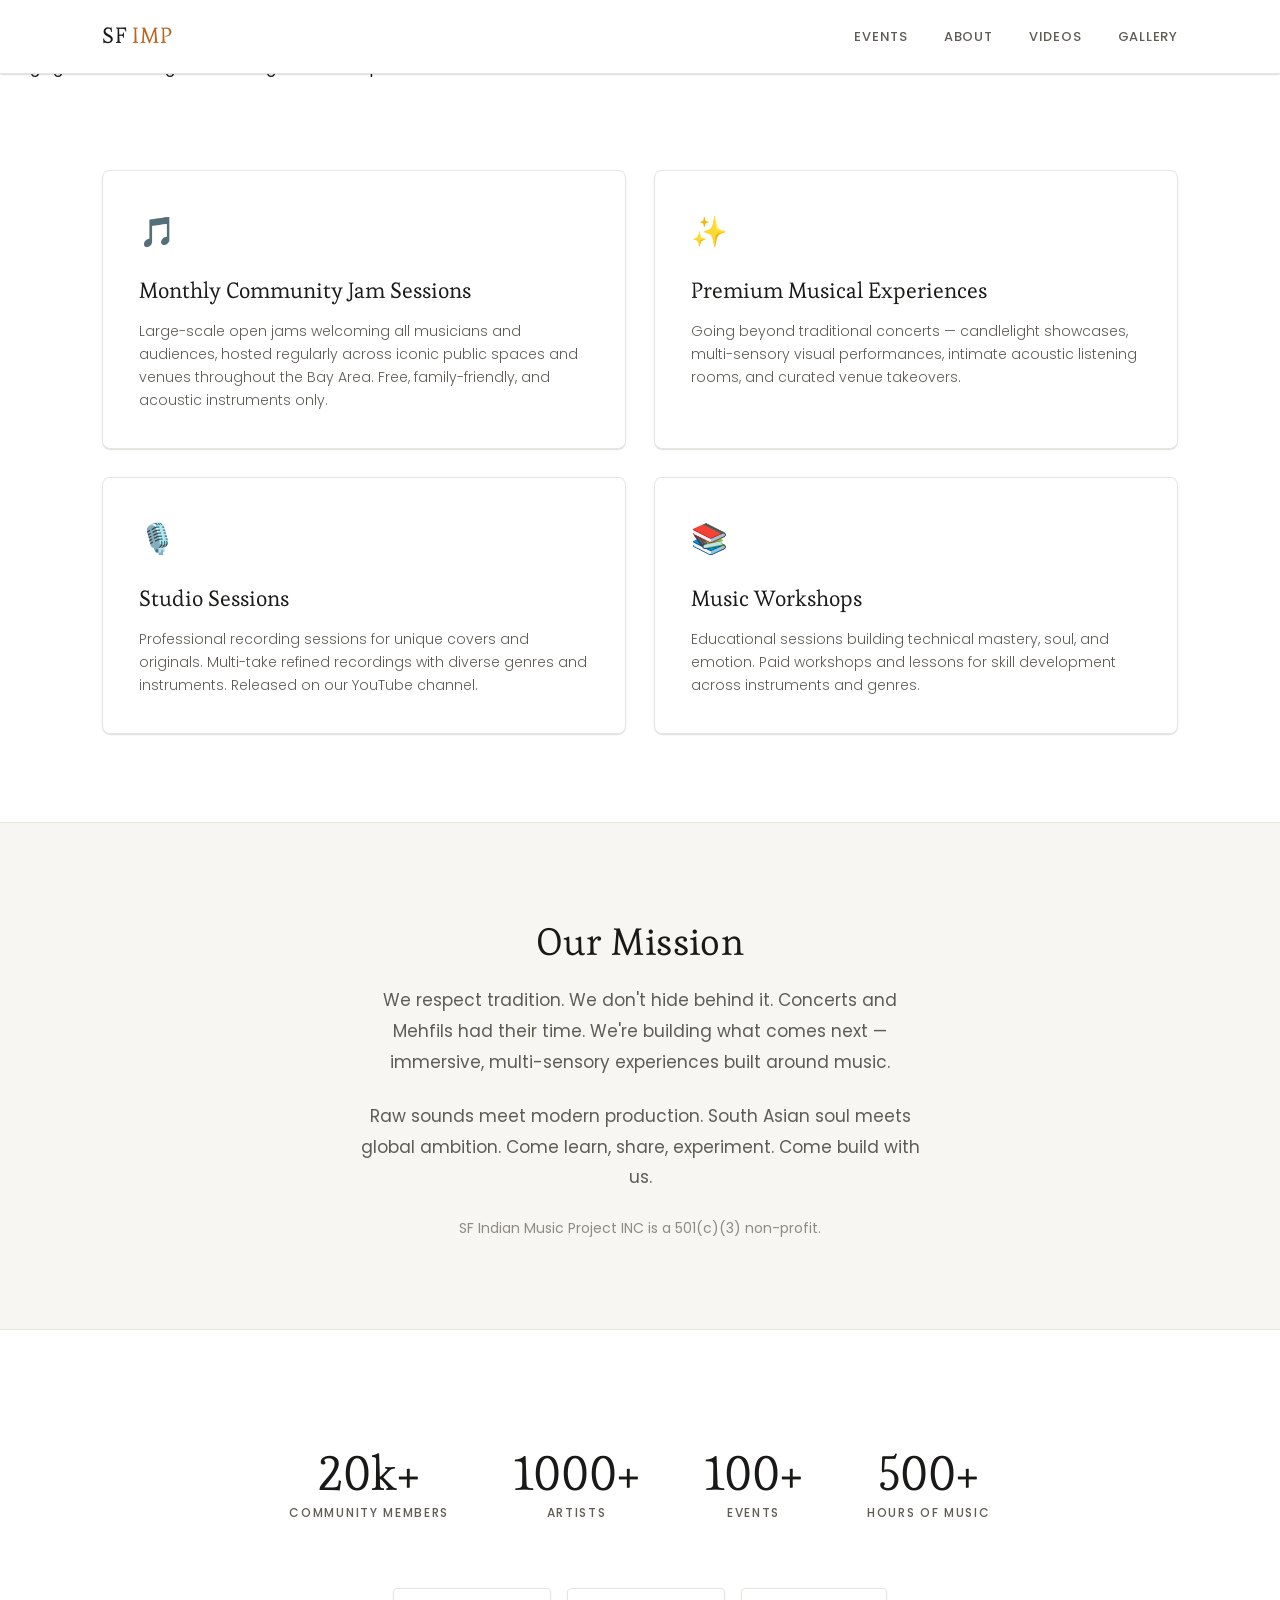
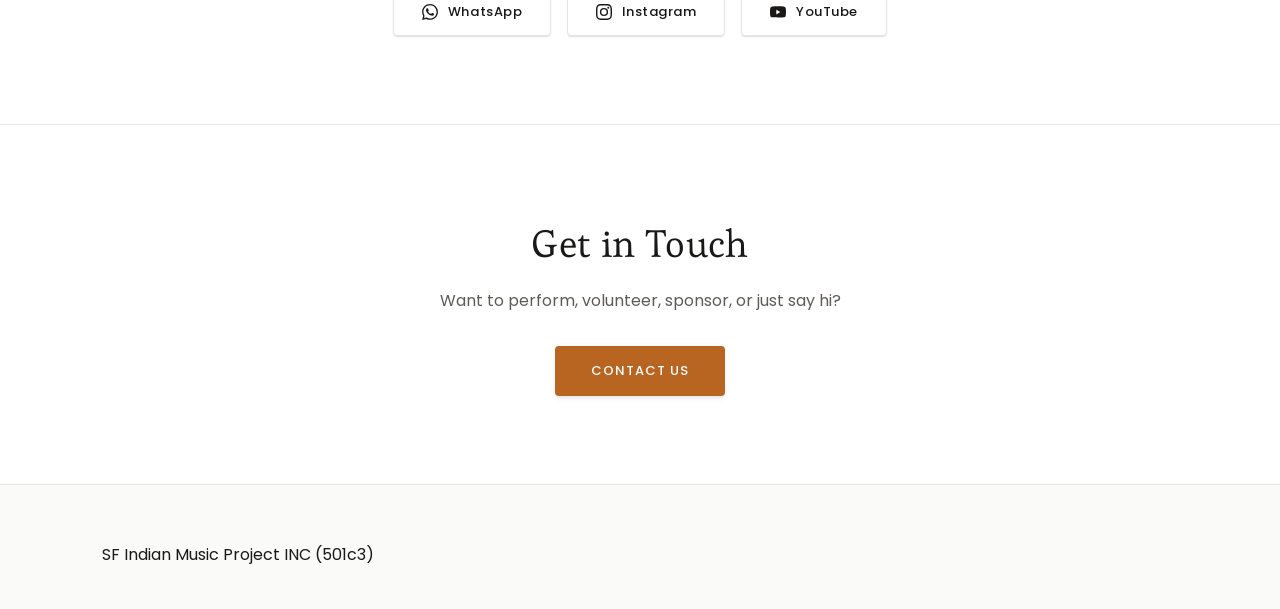
<file: h2-about.html>
<!DOCTYPE html>
<html lang="en">
<head>
    <meta charset="UTF-8">
    <meta name="viewport" content="width=device-width, initial-scale=1.0">
    <meta name="theme-color" content="#C4732B">
    <title>About — SF Indian Music Project</title>
    <link rel="icon" type="image/png" href="logo.png">
    <link rel="preconnect" href="https://fonts.googleapis.com">
    <link rel="preconnect" href="https://fonts.gstatic.com" crossorigin>
    <link rel="stylesheet" href="home2.css">
</head>
<body>
    <!-- Navigation -->
    <nav class="h2-nav">
        <div class="container">
            <a href="home2.html" class="h2-nav-logo">SF<span>IMP</span></a>
            <div class="h2-nav-links">
                <a href="h2-events.html">Events</a>
                <a href="h2-about.html" class="active">About</a>
                <a href="h2-videos.html">Videos</a>
                <a href="h2-gallery.html">Gallery</a>
            </div>
        </div>
    </nav>

    <!-- Page Header -->
    <div class="h2-page-header">
        <h1>About</h1>
        <p>Bringing musicians together through diverse experiences</p>
    </div>

    <!-- What We Do -->
    <section class="h2-section">
        <div class="container">
            <div class="h2-activities-grid">
                <div class="h2-activity-card">
                    <div class="h2-activity-icon">🎵</div>
                    <h3>Monthly Community Jam Sessions</h3>
                    <p>Large-scale open jams welcoming all musicians and audiences, hosted regularly across iconic public spaces and venues throughout the Bay Area. Free, family-friendly, and acoustic instruments only.</p>
                </div>
                <div class="h2-activity-card">
                    <div class="h2-activity-icon">✨</div>
                    <h3>Premium Musical Experiences</h3>
                    <p>Going beyond traditional concerts — candlelight showcases, multi-sensory visual performances, intimate acoustic listening rooms, and curated venue takeovers.</p>
                </div>
                <div class="h2-activity-card">
                    <div class="h2-activity-icon">🎙️</div>
                    <h3>Studio Sessions</h3>
                    <p>Professional recording sessions for unique covers and originals. Multi-take refined recordings with diverse genres and instruments. Released on our YouTube channel.</p>
                </div>
                <div class="h2-activity-card">
                    <div class="h2-activity-icon">📚</div>
                    <h3>Music Workshops</h3>
                    <p>Educational sessions building technical mastery, soul, and emotion. Paid workshops and lessons for skill development across instruments and genres.</p>
                </div>
            </div>
        </div>
    </section>

    <!-- Mission -->
    <section class="h2-section" style="background: var(--bg-alt);">
        <div class="container" style="max-width: 640px; text-align: center;">
            <h2 class="h2-section-title">Our Mission</h2>
            <p style="font-size: 1.0625rem; line-height: 1.8; color: var(--text-light); margin-bottom: 1.5rem;">
                We respect tradition. We don't hide behind it. Concerts and Mehfils had their time. We're building what comes next — immersive, multi-sensory experiences built around music.
            </p>
            <p style="font-size: 1.0625rem; line-height: 1.8; color: var(--text-light); margin-bottom: 1.5rem;">
                Raw sounds meet modern production. South Asian soul meets global ambition. Come learn, share, experiment. Come build with us.
            </p>
            <p style="font-size: 0.875rem; color: var(--text-lighter);">
                SF Indian Music Project INC is a 501(c)(3) non-profit.
            </p>
        </div>
    </section>

    <!-- Stats -->
    <section class="h2-section">
        <div class="container">
            <div class="h2-stats">
                <div class="h2-stat">
                    <div class="h2-stat-number">20k+</div>
                    <div class="h2-stat-label">Community Members</div>
                </div>
                <div class="h2-stat">
                    <div class="h2-stat-number">1000+</div>
                    <div class="h2-stat-label">Artists</div>
                </div>
                <div class="h2-stat">
                    <div class="h2-stat-number">100+</div>
                    <div class="h2-stat-label">Events</div>
                </div>
                <div class="h2-stat">
                    <div class="h2-stat-number">500+</div>
                    <div class="h2-stat-label">Hours of Music</div>
                </div>
            </div>
            <div class="h2-social-links">
                <a href="https://chat.whatsapp.com/IYWdM3ZT61SL0jaLIRl9Nv" target="_blank" class="h2-social-link">
                    <svg viewBox="0 0 24 24" fill="currentColor"><path d="M17.472 14.382c-.297-.149-1.758-.867-2.03-.967-.273-.099-.471-.148-.67.15-.197.297-.767.966-.94 1.164-.173.199-.347.223-.644.075-.297-.15-1.255-.463-2.39-1.475-.883-.788-1.48-1.761-1.653-2.059-.173-.297-.018-.458.13-.606.134-.133.298-.347.446-.52.149-.174.198-.298.298-.497.099-.198.05-.371-.025-.52-.075-.149-.669-1.612-.916-2.207-.242-.579-.487-.5-.669-.51-.173-.008-.371-.01-.57-.01-.198 0-.52.074-.792.372-.272.297-1.04 1.016-1.04 2.479 0 1.462 1.065 2.875 1.213 3.074.149.198 2.096 3.2 5.077 4.487.709.306 1.262.489 1.694.625.712.227 1.36.195 1.871.118.571-.085 1.758-.719 2.006-1.413.248-.694.248-1.289.173-1.413-.074-.124-.272-.198-.57-.347m-5.421 7.403h-.004a9.87 9.87 0 01-5.031-1.378l-.361-.214-3.741.982.998-3.648-.235-.374a9.86 9.86 0 01-1.51-5.26c.001-5.42 4.432-9.849 9.855-9.849 2.632.001 5.109 1.027 6.973 2.891a9.814 9.814 0 012.886 6.973c-.003 5.42-4.433 9.849-9.855 9.849m8.361-18.21A11.81 11.81 0 0012.05 0C5.495 0 .16 5.335.157 11.892c0 2.096.547 4.142 1.588 5.945L.057 24l6.305-1.654a11.88 11.88 0 005.683 1.448h.005c6.554 0 11.89-5.335 11.893-11.893a11.82 11.82 0 00-3.48-8.397"/></svg>
                    WhatsApp
                </a>
                <a href="https://instagram.com/sfindianmusicproject" target="_blank" class="h2-social-link">
                    <svg viewBox="0 0 24 24" fill="currentColor"><path d="M12 2.163c3.204 0 3.584.012 4.85.07 3.252.148 4.771 1.691 4.919 4.919.058 1.265.069 1.645.069 4.849 0 3.205-.012 3.584-.069 4.849-.149 3.225-1.664 4.771-4.919 4.919-1.266.058-1.644.07-4.85.07-3.204 0-3.584-.012-4.849-.07-3.26-.149-4.771-1.699-4.919-4.92-.058-1.265-.07-1.644-.07-4.849 0-3.204.013-3.583.07-4.849.149-3.227 1.664-4.771 4.919-4.919 1.266-.057 1.645-.069 4.849-.069zM12 0C8.741 0 8.333.014 7.053.072 2.695.272.273 2.69.073 7.052.014 8.333 0 8.741 0 12c0 3.259.014 3.668.072 4.948.2 4.358 2.618 6.78 6.98 6.98C8.332 23.986 8.741 24 12 24c3.259 0 3.668-.014 4.948-.072 4.354-.2 6.782-2.618 6.979-6.98.059-1.28.073-1.689.073-4.948 0-3.259-.014-3.667-.072-4.947-.196-4.354-2.617-6.78-6.979-6.98C15.668.014 15.259 0 12 0zm0 5.838a6.162 6.162 0 100 12.324 6.162 6.162 0 000-12.324zM12 16a4 4 0 110-8 4 4 0 010 8zm6.406-11.845a1.44 1.44 0 100 2.881 1.44 1.44 0 000-2.881z"/></svg>
                    Instagram
                </a>
                <a href="https://youtube.com/@sfindianmusicproject" target="_blank" class="h2-social-link">
                    <svg viewBox="0 0 24 24" fill="currentColor"><path d="M23.498 6.186a3.016 3.016 0 00-2.122-2.136C19.587 3.545 12 3.545 12 3.545s-7.587 0-9.376.505A3.017 3.017 0 00.502 6.186C0 7.973 0 12 0 12s0 4.027.502 5.814a3.016 3.016 0 002.122 2.136c1.789.505 9.376.505 9.376.505s7.587 0 9.376-.505a3.015 3.015 0 002.122-2.136c.502-1.787.502-5.814.502-5.814s0-4.027-.502-5.814zM9.461 8.751l5.99 3.434-5.99 3.434V8.751z"/></svg>
                    YouTube
                </a>
            </div>
        </div>
    </section>

    <!-- Contact -->
    <section class="h2-section">
        <div class="container" style="text-align: center; max-width: 480px;">
            <h2 class="h2-section-title">Get in Touch</h2>
            <p style="color: var(--text-light); margin-bottom: 2rem;">Want to perform, volunteer, sponsor, or just say hi?</p>
            <a href="mailto:team@sfindianmusicproject.org" class="h2-hero-cta">Contact us</a>
        </div>
    </section>

    <!-- Footer -->
    <footer class="h2-footer">
        <div class="container">
            <p>SF Indian Music Project INC (501c3)</p>
        </div>
    </footer>
</body>
</html>
</file>
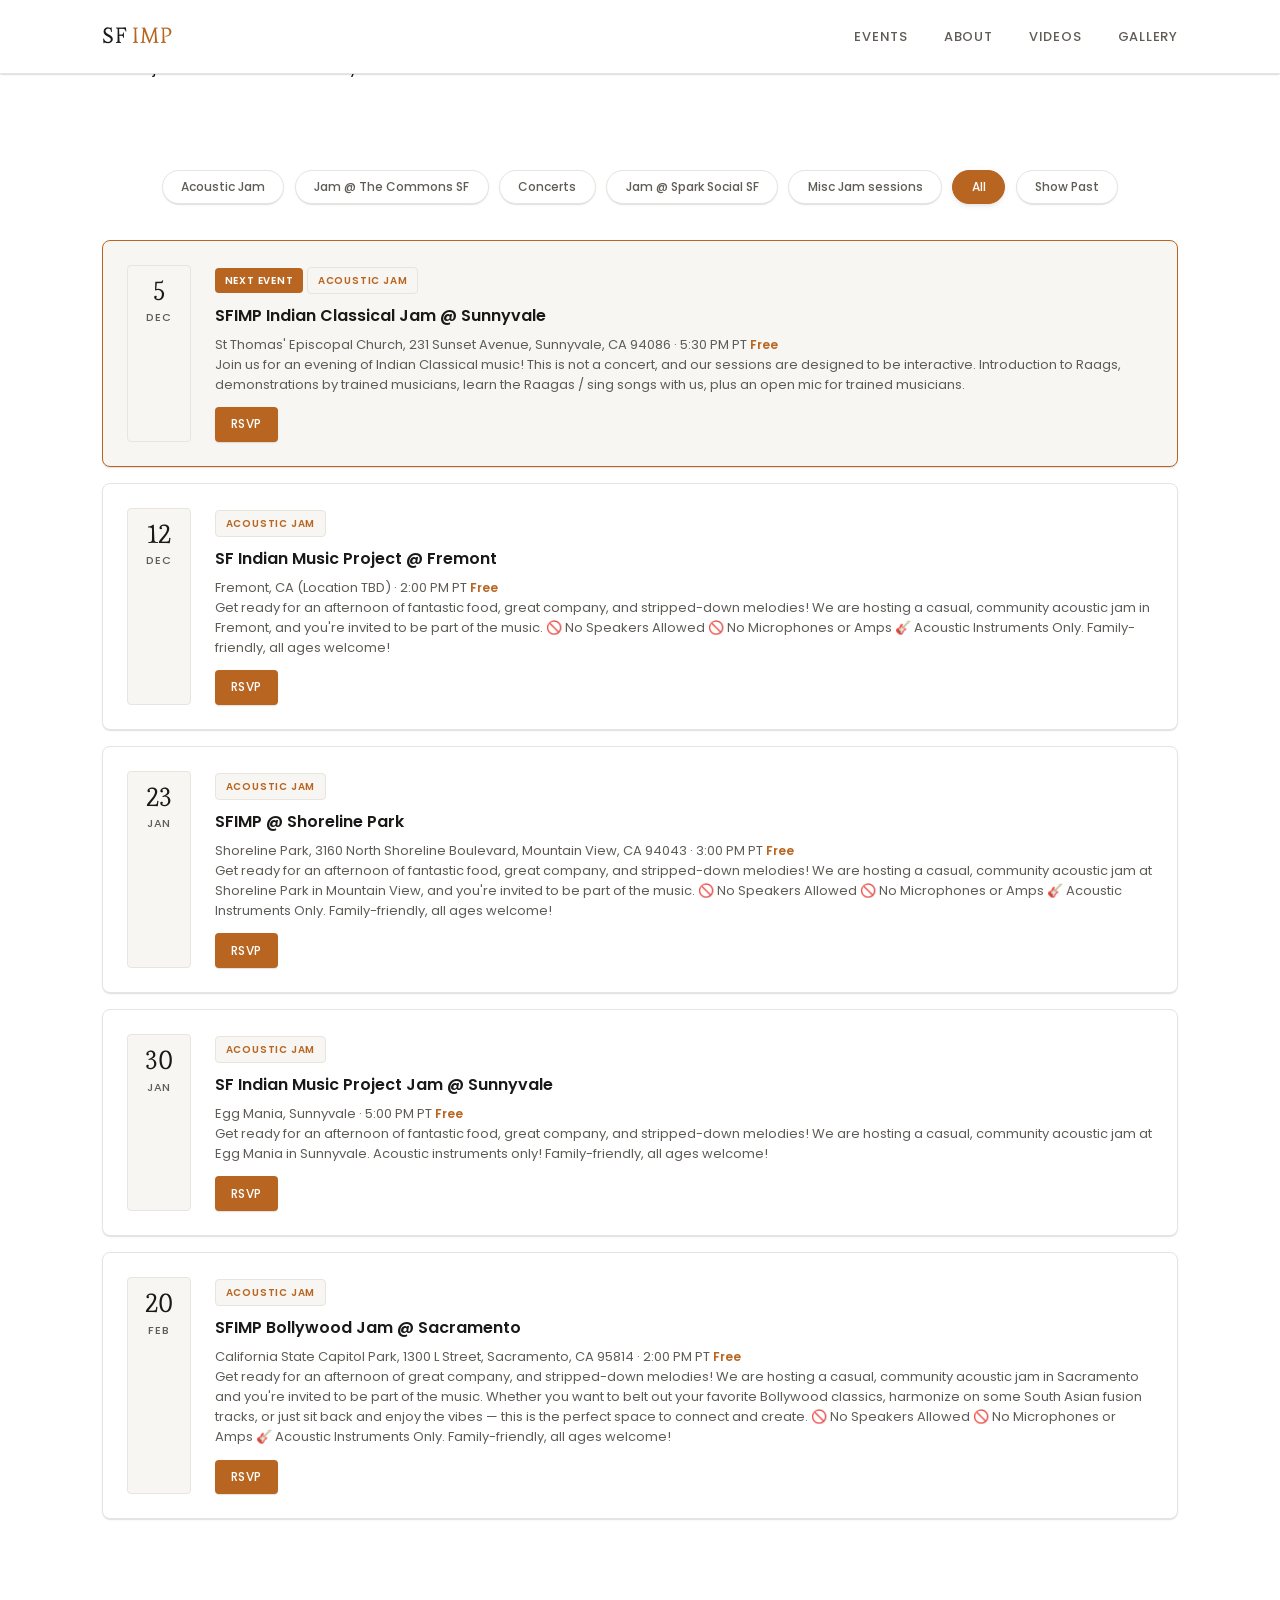
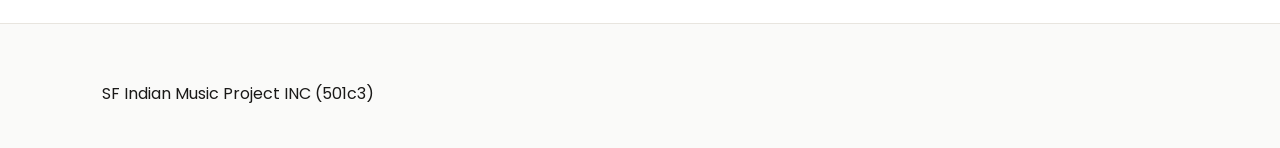
<file: h2-events.html>
<!DOCTYPE html>
<html lang="en">
<head>
    <meta charset="UTF-8">
    <meta name="viewport" content="width=device-width, initial-scale=1.0">
    <meta name="theme-color" content="#C4732B">
    <title>Events — SF Indian Music Project</title>
    <link rel="icon" type="image/png" href="logo.png">
    <link rel="preconnect" href="https://fonts.googleapis.com">
    <link rel="preconnect" href="https://fonts.gstatic.com" crossorigin>
    <link rel="stylesheet" href="home2.css">
</head>
<body>
    <!-- Navigation -->
    <nav class="h2-nav">
        <div class="container">
            <a href="home2.html" class="h2-nav-logo">SF<span>IMP</span></a>
            <div class="h2-nav-links">
                <a href="h2-events.html" class="active">Events</a>
                <a href="h2-about.html">About</a>
                <a href="h2-videos.html">Videos</a>
                <a href="h2-gallery.html">Gallery</a>
            </div>
        </div>
    </nav>

    <!-- Page Header -->
    <div class="h2-page-header">
        <h1>Events</h1>
        <p>Join us for our next jam session or community event</p>
    </div>

    <!-- Events -->
    <section class="h2-section h2-events-bg">
        <div class="container">
            <div id="h2-events-filters" class="h2-filters"></div>
            <div id="h2-events-container"></div>
        </div>
    </section>

    <!-- Footer -->
    <footer class="h2-footer">
        <div class="container">
            <p>SF Indian Music Project INC (501c3)</p>
        </div>
    </footer>

    <script src="events.js"></script>
    <script>
    (function() {
        const container = document.getElementById('h2-events-container');
        const filtersEl = document.getElementById('h2-events-filters');
        if (!container || typeof eventsConfig === 'undefined') return;

        let showPast = false;
        let selectedType = 'all';
        const types = [...new Set(eventsConfig.map(e => e.type))];

        function renderFilters() {
            filtersEl.innerHTML = `
                ${types.map(t => `<button class="h2-filter-btn ${selectedType === t ? 'active' : ''}" data-type="${t}">${t}</button>`).join('')}
                <button class="h2-filter-btn ${selectedType === 'all' ? 'active' : ''}" data-type="all">All</button>
                <button class="h2-filter-toggle" id="h2-toggle-past">${showPast ? 'Hide Past' : 'Show Past'}</button>
            `;
            filtersEl.querySelectorAll('.h2-filter-btn').forEach(btn => {
                btn.addEventListener('click', () => { selectedType = btn.dataset.type; render(); });
            });
            document.getElementById('h2-toggle-past')?.addEventListener('click', () => { showPast = !showPast; render(); });
        }

        function render() {
            const now = new Date(); now.setHours(0,0,0,0);
            const processed = eventsConfig.map(e => {
                const [y,m,d] = e.date.split('-');
                const dt = new Date(+y, +m-1, +d); dt.setHours(0,0,0,0);
                return { ...e, parsedDate: dt, isUpcoming: dt >= now, isPast: dt < now, isNext: false };
            });
            const upcoming = processed.filter(e => e.isUpcoming).sort((a,b) => a.parsedDate - b.parsedDate);
            if (upcoming.length) upcoming[0].isNext = true;

            let filtered = processed.filter(e => {
                if (!showPast && e.isPast) return false;
                if (selectedType !== 'all' && e.type !== selectedType) return false;
                return true;
            }).sort((a,b) => showPast ? (a.isUpcoming === b.isUpcoming ? a.parsedDate - b.parsedDate : a.isUpcoming ? -1 : 1) : a.parsedDate - b.parsedDate);

            if (!filtered.length) { container.innerHTML = '<p class="h2-no-events">No events found.</p>'; return; }

            container.innerHTML = filtered.map(e => {
                const dt = e.parsedDate;
                const month = dt.toLocaleDateString('en-US', { month: 'short' });
                const badges = [
                    e.isNext ? '<span class="h2-event-badge next">Next Event</span>' : '',
                    e.isPast ? '<span class="h2-event-badge past">Past</span>' : '',
                    e.type ? `<span class="h2-event-badge type">${e.type}</span>` : '',
                ].filter(Boolean).join(' ');

                const actions = e.isUpcoming
                    ? `<a href="${e.url}" target="_blank" rel="noopener noreferrer" class="h2-event-rsvp">${e.ctaText || 'RSVP'}</a>`
                    : `<a href="${e.url}" target="_blank" rel="noopener noreferrer" class="h2-event-link">Details</a>`;

                const free = e.isFree ? '<span class="h2-event-free">Free</span>' : '';
                const price = e.price ? `<span>${e.price}${e.isFree ? '' : '/person'}</span>` : '';

                return `
                <div class="h2-event-card ${e.isNext ? 'next' : ''} ${e.isPast ? 'past' : ''}">
                    <div class="h2-event-date-box">
                        <div class="h2-event-day">${dt.getDate()}</div>
                        <div class="h2-event-month">${month}</div>
                    </div>
                    <div class="h2-event-body">
                        ${badges}
                        <div class="h2-event-name">${e.title}</div>
                        <div class="h2-event-meta">
                            <span>${e.location}</span> · <span>${e.time}</span>
                            ${price ? ' · ' + price : ''} ${free}
                        </div>
                        ${e.description ? `<div class="h2-event-meta">${e.description}</div>` : ''}
                        <div class="h2-event-actions">${actions}</div>
                    </div>
                </div>`;
            }).join('');
        }

        renderFilters();
        render();
    })();
    </script>
</body>
</html>
</file>
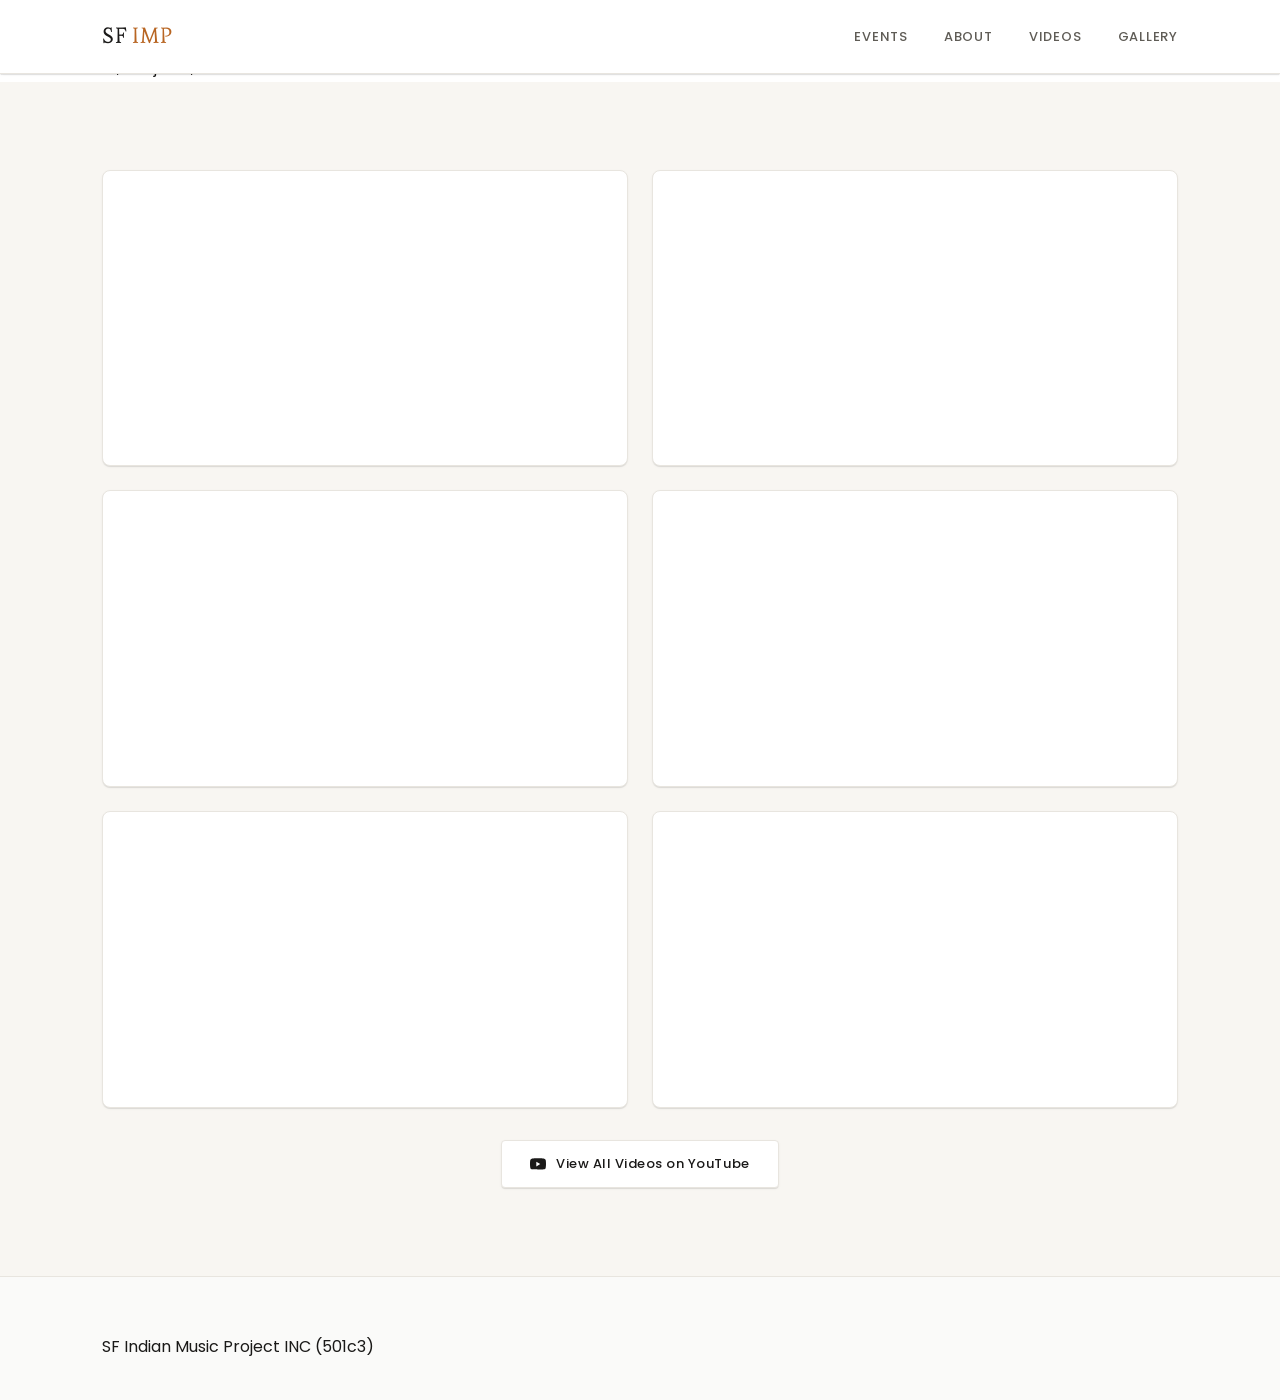
<file: h2-videos.html>
<!DOCTYPE html>
<html lang="en">
<head>
    <meta charset="UTF-8">
    <meta name="viewport" content="width=device-width, initial-scale=1.0">
    <meta name="theme-color" content="#C4732B">
    <title>Videos — SF Indian Music Project</title>
    <link rel="icon" type="image/png" href="logo.png">
    <link rel="preconnect" href="https://fonts.googleapis.com">
    <link rel="preconnect" href="https://fonts.gstatic.com" crossorigin>
    <link rel="stylesheet" href="home2.css">
</head>
<body>
    <!-- Navigation -->
    <nav class="h2-nav">
        <div class="container">
            <a href="home2.html" class="h2-nav-logo">SF<span>IMP</span></a>
            <div class="h2-nav-links">
                <a href="h2-events.html">Events</a>
                <a href="h2-about.html">About</a>
                <a href="h2-videos.html" class="active">Videos</a>
                <a href="h2-gallery.html">Gallery</a>
            </div>
        </div>
    </nav>

    <!-- Page Header -->
    <div class="h2-page-header">
        <h1>Videos</h1>
        <p>Studio sessions, live jams, and musical moments</p>
    </div>

    <!-- Videos -->
    <section class="h2-section h2-videos-bg">
        <div class="container">
            <div class="h2-video-grid" id="h2-video-grid"></div>
            <div style="text-align:center; margin-top:2rem;">
                <a href="https://youtube.com/@sfindianmusicproject" target="_blank" class="h2-social-link" style="display:inline-flex;">
                    <svg viewBox="0 0 24 24" fill="currentColor" style="width:16px;height:16px;"><path d="M23.498 6.186a3.016 3.016 0 00-2.122-2.136C19.587 3.545 12 3.545 12 3.545s-7.587 0-9.376.505A3.017 3.017 0 00.502 6.186C0 7.973 0 12 0 12s0 4.027.502 5.814a3.016 3.016 0 002.122 2.136c1.789.505 9.376.505 9.376.505s7.587 0 9.376-.505a3.015 3.015 0 002.122-2.136c.502-1.787.502-5.814.502-5.814s0-4.027-.502-5.814zM9.461 8.751l5.99 3.434-5.99 3.434V8.751z"/></svg>
                    View All Videos on YouTube
                </a>
            </div>
        </div>
    </section>

    <!-- Footer -->
    <footer class="h2-footer">
        <div class="container">
            <p>SF Indian Music Project INC (501c3)</p>
        </div>
    </footer>

    <script src="youtube_videos.js"></script>
    <script>
    (function() {
        const grid = document.getElementById('h2-video-grid');
        if (!grid || typeof youtubeVideos === 'undefined') return;
        grid.innerHTML = youtubeVideos.map(v => `
            <div class="h2-video-card">
                <iframe src="https://www.youtube.com/embed/${v.id}" title="${v.title}" frameborder="0" allow="accelerometer; autoplay; clipboard-write; encrypted-media; gyroscope; picture-in-picture" allowfullscreen></iframe>
            </div>
        `).join('');
    })();
    </script>
</body>
</html>
</file>
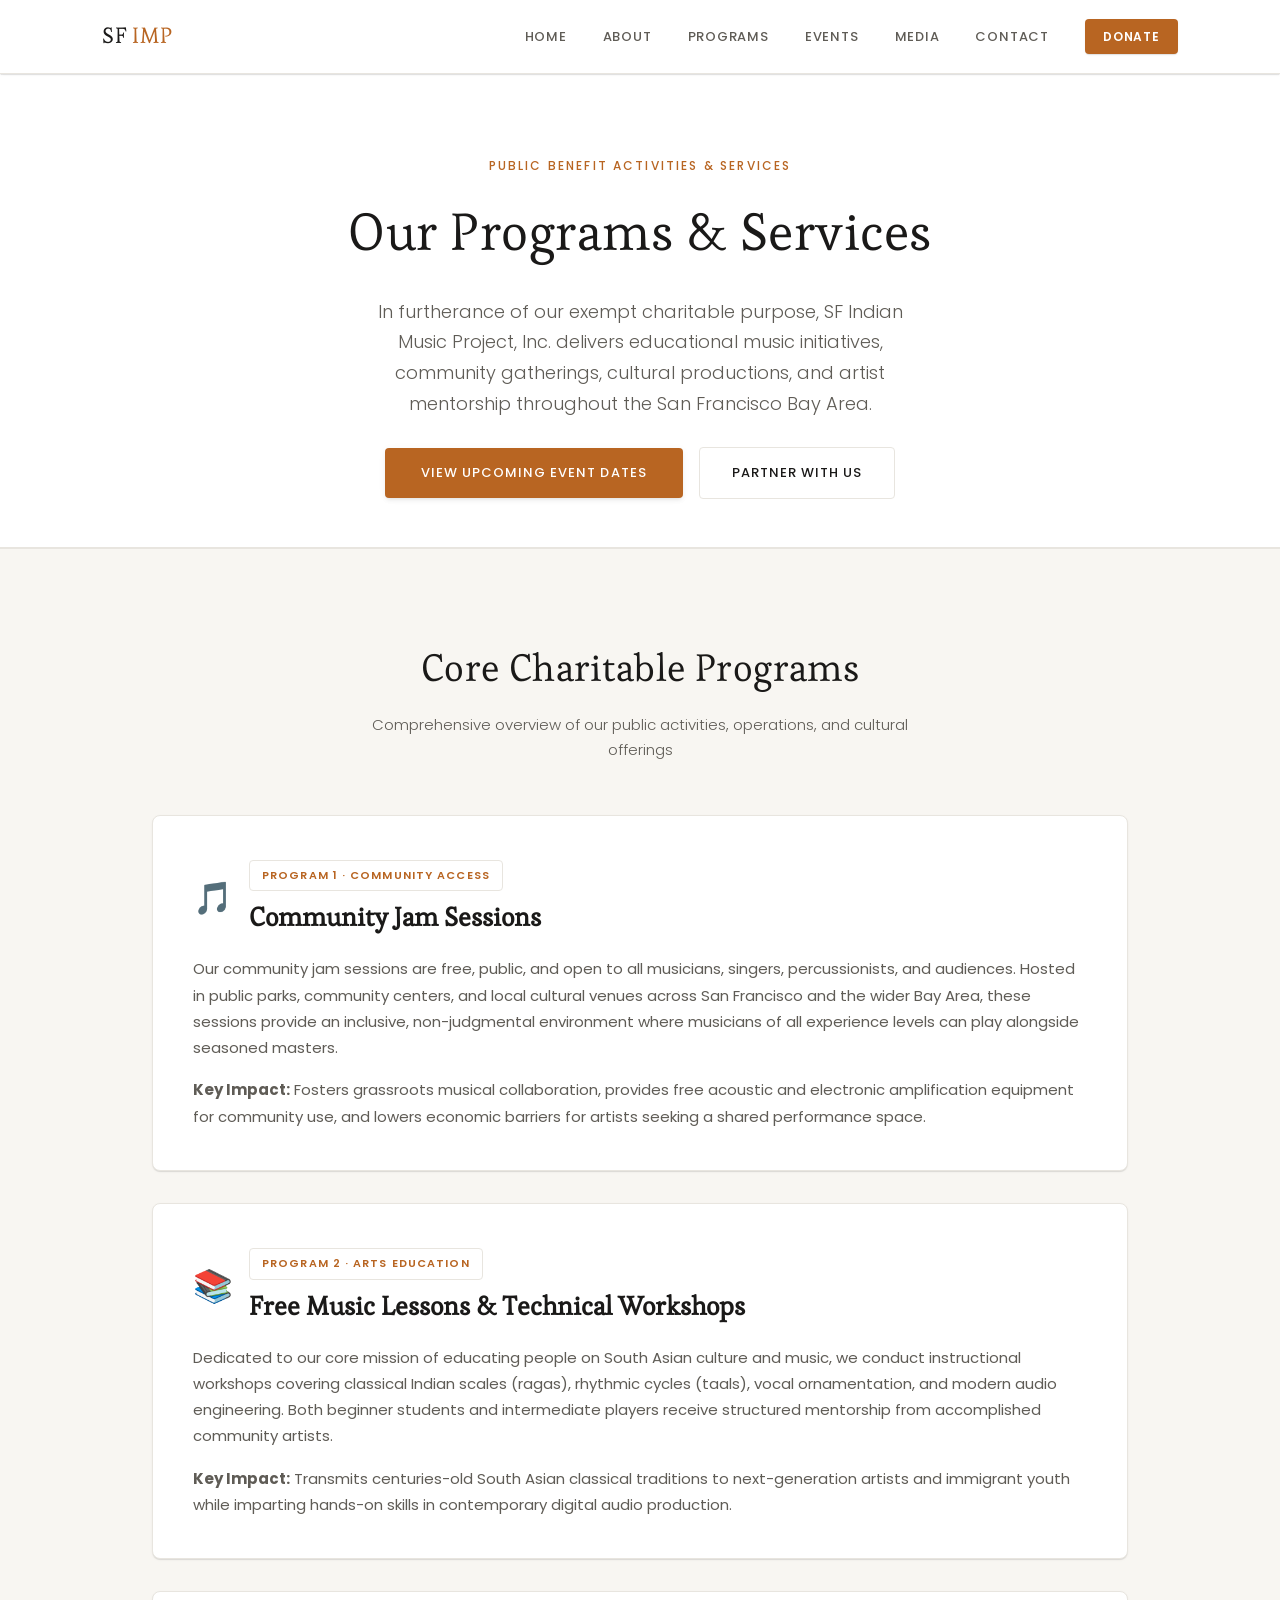
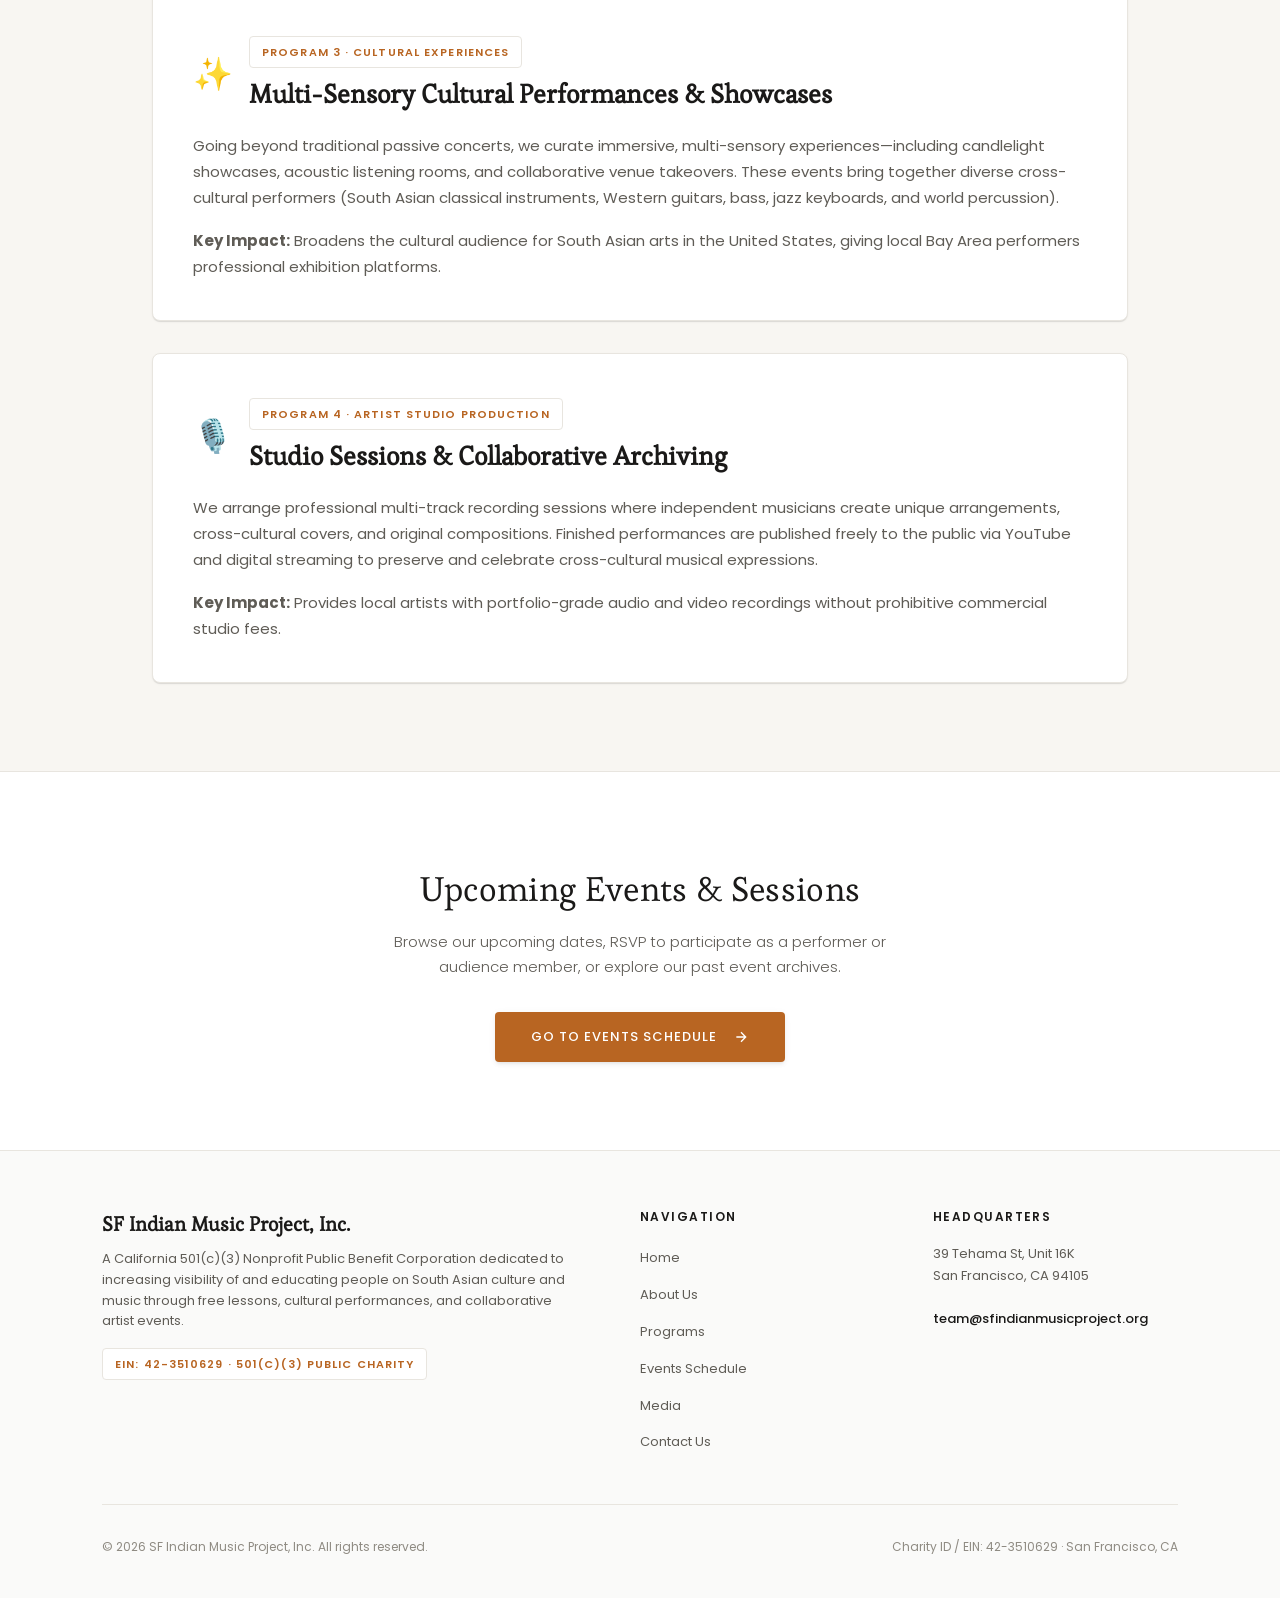
<file: programs.html>
<!DOCTYPE html>
<html lang="en">
<head>
    <meta charset="UTF-8">
    <meta name="viewport" content="width=device-width, initial-scale=1.0">
    <meta name="theme-color" content="#141210">
    <title>Programs & Services — SF Indian Music Project</title>
    <link rel="icon" type="image/png" href="logo.png">
    <link rel="preconnect" href="https://fonts.googleapis.com">
    <link rel="preconnect" href="https://fonts.gstatic.com" crossorigin>
    <link href="https://fonts.googleapis.com/css2?family=Esteban&family=Poppins:ital,wght@0,300;0,400;0,500;0,600;0,700;1,300;1,400&display=swap" rel="stylesheet">
    <link rel="stylesheet" href="home2.css?v=20261006a">
</head>
<body>
    <!-- Page Loader -->
    <div class="h2-page-loader" id="h2-page-loader">
        <img src="logo-small.png" alt="SFIMP Logo">
    </div>

    <!-- Navigation (App Bar + Responsive Drawer) -->
    <nav class="h2-nav">
        <div class="container">
            <a href="/" class="h2-nav-logo">SF<span>IMP</span></a>
            <div class="h2-nav-links" id="h2-nav-links">
                <a href="/">Home</a>
                <a href="about.html">About</a>
                <a href="programs.html" class="active">Programs</a>
                <a href="events.html">Events</a>
                <a href="media.html">Media</a>
                <a href="contact.html">Contact</a>
                <a href="/#donate" class="h2-nav-donate-btn">Donate</a>
            </div>
            <button class="h2-nav-toggle" id="h2-nav-toggle" aria-label="Toggle navigation menu">
                <span></span>
                <span></span>
                <span></span>
            </button>
        </div>
    </nav>
    <div class="h2-nav-backdrop" id="h2-nav-backdrop"></div>

    <!-- Programs Header -->
    <header class="h2-section" style="margin-top: 68px; padding-bottom: 3rem; background: #FFFFFF; border-bottom: 1px solid var(--border);">
        <div class="container" style="text-align: center; max-width: 840px;">
            <p style="font-size: 0.75rem; font-weight: 500; text-transform: uppercase; letter-spacing: 0.18em; color: var(--accent); margin-bottom: 0.75rem;">Public Benefit Activities & Services</p>
            <h1 class="h2-section-title" style="font-size: 3.25rem; margin-bottom: 1.25rem;">Our Programs & Services</h1>
            <p class="h2-section-sub" style="font-size: 1.125rem; line-height: 1.7; margin-bottom: 1.75rem;">In furtherance of our exempt charitable purpose, SF Indian Music Project, Inc. delivers educational music initiatives, community gatherings, cultural productions, and artist mentorship throughout the San Francisco Bay Area.</p>
            <div style="display: inline-flex; gap: 1rem; align-items: center; justify-content: center; flex-wrap: wrap;">
                <a href="events.html" class="h2-hero-cta" style="display:inline-flex;">View Upcoming Event Dates</a>
                <a href="mailto:team@sfindianmusicproject.org" class="h2-hero-cta-secondary" style="display:inline-flex;">Partner With Us</a>
            </div>
        </div>
    </header>

    <!-- Program In-Depth Breakdown -->
    <section class="h2-section" style="background: var(--bg-alt);">
        <div class="container" style="max-width: 1040px;">
            <h2 class="h2-section-title">Core Charitable Programs</h2>
            <p class="h2-section-sub">Comprehensive overview of our public activities, operations, and cultural offerings</p>

            <div style="display: flex; flex-direction: column; gap: 2rem;">
                
                <!-- Program 1 -->
                <div style="background: #FFFFFF; border: 1px solid var(--border); border-radius: var(--radius); padding: 2.5rem; box-shadow: var(--elevation-1);">
                    <div style="display: flex; align-items: center; gap: 1rem; margin-bottom: 1rem;">
                        <span style="font-size: 2rem;">🎵</span>
                        <div>
                            <span class="h2-footer-legal-badge">Program 1 · Community Access</span>
                            <h3 style="font-family: var(--serif); font-size: 1.65rem; color: var(--text); margin-top: 0.25rem;">Community Jam Sessions</h3>
                        </div>
                    </div>
                    <p style="font-size: 0.9375rem; color: var(--text-light); line-height: 1.75; margin-bottom: 1rem;">
                        Our community jam sessions are free, public, and open to all musicians, singers, percussionists, and audiences. Hosted in public parks, community centers, and local cultural venues across San Francisco and the wider Bay Area, these sessions provide an inclusive, non-judgmental environment where musicians of all experience levels can play alongside seasoned masters.
                    </p>
                    <p style="font-size: 0.9375rem; color: var(--text-light); line-height: 1.75;">
                        <strong>Key Impact:</strong> Fosters grassroots musical collaboration, provides free acoustic and electronic amplification equipment for community use, and lowers economic barriers for artists seeking a shared performance space.
                    </p>
                </div>

                <!-- Program 2 -->
                <div style="background: #FFFFFF; border: 1px solid var(--border); border-radius: var(--radius); padding: 2.5rem; box-shadow: var(--elevation-1);">
                    <div style="display: flex; align-items: center; gap: 1rem; margin-bottom: 1rem;">
                        <span style="font-size: 2rem;">📚</span>
                        <div>
                            <span class="h2-footer-legal-badge">Program 2 · Arts Education</span>
                            <h3 style="font-family: var(--serif); font-size: 1.65rem; color: var(--text); margin-top: 0.25rem;">Free Music Lessons & Technical Workshops</h3>
                        </div>
                    </div>
                    <p style="font-size: 0.9375rem; color: var(--text-light); line-height: 1.75; margin-bottom: 1rem;">
                        Dedicated to our core mission of educating people on South Asian culture and music, we conduct instructional workshops covering classical Indian scales (ragas), rhythmic cycles (taals), vocal ornamentation, and modern audio engineering. Both beginner students and intermediate players receive structured mentorship from accomplished community artists.
                    </p>
                    <p style="font-size: 0.9375rem; color: var(--text-light); line-height: 1.75;">
                        <strong>Key Impact:</strong> Transmits centuries-old South Asian classical traditions to next-generation artists and immigrant youth while imparting hands-on skills in contemporary digital audio production.
                    </p>
                </div>

                <!-- Program 3 -->
                <div style="background: #FFFFFF; border: 1px solid var(--border); border-radius: var(--radius); padding: 2.5rem; box-shadow: var(--elevation-1);">
                    <div style="display: flex; align-items: center; gap: 1rem; margin-bottom: 1rem;">
                        <span style="font-size: 2rem;">✨</span>
                        <div>
                            <span class="h2-footer-legal-badge">Program 3 · Cultural Experiences</span>
                            <h3 style="font-family: var(--serif); font-size: 1.65rem; color: var(--text); margin-top: 0.25rem;">Multi-Sensory Cultural Performances & Showcases</h3>
                        </div>
                    </div>
                    <p style="font-size: 0.9375rem; color: var(--text-light); line-height: 1.75; margin-bottom: 1rem;">
                        Going beyond traditional passive concerts, we curate immersive, multi-sensory experiences—including candlelight showcases, acoustic listening rooms, and collaborative venue takeovers. These events bring together diverse cross-cultural performers (South Asian classical instruments, Western guitars, bass, jazz keyboards, and world percussion).
                    </p>
                    <p style="font-size: 0.9375rem; color: var(--text-light); line-height: 1.75;">
                        <strong>Key Impact:</strong> Broadens the cultural audience for South Asian arts in the United States, giving local Bay Area performers professional exhibition platforms.
                    </p>
                </div>

                <!-- Program 4 -->
                <div style="background: #FFFFFF; border: 1px solid var(--border); border-radius: var(--radius); padding: 2.5rem; box-shadow: var(--elevation-1);">
                    <div style="display: flex; align-items: center; gap: 1rem; margin-bottom: 1rem;">
                        <span style="font-size: 2rem;">🎙️</span>
                        <div>
                            <span class="h2-footer-legal-badge">Program 4 · Artist Studio Production</span>
                            <h3 style="font-family: var(--serif); font-size: 1.65rem; color: var(--text); margin-top: 0.25rem;">Studio Sessions & Collaborative Archiving</h3>
                        </div>
                    </div>
                    <p style="font-size: 0.9375rem; color: var(--text-light); line-height: 1.75; margin-bottom: 1rem;">
                        We arrange professional multi-track recording sessions where independent musicians create unique arrangements, cross-cultural covers, and original compositions. Finished performances are published freely to the public via YouTube and digital streaming to preserve and celebrate cross-cultural musical expressions.
                    </p>
                    <p style="font-size: 0.9375rem; color: var(--text-light); line-height: 1.75;">
                        <strong>Key Impact:</strong> Provides local artists with portfolio-grade audio and video recordings without prohibitive commercial studio fees.
                    </p>
                </div>

            </div>
        </div>
    </section>

    <!-- Events Link Banner -->
    <section class="h2-section" style="background: #FFFFFF; text-align: center;">
        <div class="container" style="max-width: 700px;">
            <h2 class="h2-section-title" style="font-size: 2.15rem;">Upcoming Events & Sessions</h2>
            <p class="h2-section-sub" style="margin-bottom: 2rem;">Browse our upcoming dates, RSVP to participate as a performer or audience member, or explore our past event archives.</p>
            <a href="events.html" class="h2-hero-cta" style="display: inline-flex; padding: 0.875rem 2.25rem;">
                Go to Events Schedule
                <svg viewBox="0 0 24 24" fill="none" stroke="currentColor" stroke-width="2" style="width:16px;height:16px;margin-left:0.5rem;"><path d="M5 12h14M12 5l7 7-7 7"/></svg>
            </a>
        </div>
    </section>

    <!-- Footer -->
    <footer class="h2-footer">
        <div class="container">
            <div class="h2-footer-content">
                <div class="h2-footer-brand">
                    <h4>SF Indian Music Project, Inc.</h4>
                    <p>A California 501(c)(3) Nonprofit Public Benefit Corporation dedicated to increasing visibility of and educating people on South Asian culture and music through free lessons, cultural performances, and collaborative artist events.</p>
                    <span class="h2-footer-legal-badge">EIN: 42-3510629 · 501(c)(3) Public Charity</span>
                </div>
                <div class="h2-footer-col">
                    <h5>Navigation</h5>
                    <ul class="h2-footer-links">
                        <li><a href="/">Home</a></li>
                        <li><a href="about.html">About Us</a></li>
                        <li><a href="programs.html">Programs</a></li>
                        <li><a href="events.html">Events Schedule</a></li>
                        <li><a href="media.html">Media</a></li>
                        <li><a href="contact.html">Contact Us</a></li>
                    </ul>
                </div>
                <div class="h2-footer-col">
                    <h5>Headquarters</h5>
                    <div class="h2-footer-contact-info">
                        39 Tehama St, Unit 16K<br>
                        San Francisco, CA 94105<br><br>
                        <a href="mailto:team@sfindianmusicproject.org">team@sfindianmusicproject.org</a>
                    </div>
                </div>
            </div>
            <div class="h2-footer-bottom">
                <div>© 2026 SF Indian Music Project, Inc. All rights reserved.</div>
                <div>Charity ID / EIN: 42-3510629 · San Francisco, CA</div>
            </div>
        </div>
    </footer>

    <script>
    // Loader
    (function() {
        const loader = document.getElementById('h2-page-loader');
        let hidden = false;
        const hide = () => { if (hidden) return; hidden = true; loader.style.opacity = '0'; loader.style.visibility = 'hidden'; setTimeout(() => loader.remove(), 400); };
        if (document.readyState === 'interactive' || document.readyState === 'complete') setTimeout(hide, 400);
        else document.addEventListener('DOMContentLoaded', () => setTimeout(hide, 400));
        setTimeout(hide, 1200);
    })();

    // Mobile Navigation Drawer
    (function() {
        const toggleBtn = document.getElementById('h2-nav-toggle');
        const navLinks = document.getElementById('h2-nav-links');
        const backdrop = document.getElementById('h2-nav-backdrop');

        function toggleMenu() {
            const isOpen = navLinks.classList.toggle('open');
            toggleBtn.classList.toggle('open', isOpen);
            backdrop.classList.toggle('open', isOpen);
            document.body.style.overflow = isOpen ? 'hidden' : '';
        }

        function closeMenu() {
            navLinks.classList.remove('open');
            toggleBtn.classList.remove('open');
            backdrop.classList.remove('open');
            document.body.style.overflow = '';
        }

        toggleBtn?.addEventListener('click', toggleMenu);
        backdrop?.addEventListener('click', closeMenu);
    })();
    </script>
</body>
</html>
</file>
<file: styles.css>
/* SFIMP - Clean Mobile-First Design */
:root {
    --white: #FFFFFF;
    --off-white: #F9F9F9;
    --logo-dark: #5D4037;
    --logo-orange: #E67E22;
    --gray: #999999;
    --light-gray: #E5E5E5;
    --whatsapp-green: #25D366;
}

* {
    margin: 0;
    padding: 0;
    box-sizing: border-box;
}

html {
    scroll-behavior: smooth;
}

body {
    font-family: 'Outfit', -apple-system, BlinkMacSystemFont, sans-serif;
    background: var(--white);
    color: var(--logo-dark);
    line-height: 1.6;
}

.container {
    max-width: 1200px;
    margin: 0 auto;
    padding: 0 1.5rem;
}

/* Hero Section */
.hero {
    min-height: 100vh;
    display: flex;
    align-items: center;
    justify-content: center;
    text-align: center;
    padding: 4rem 0;
    position: relative;
    overflow: hidden;
}

.hero-bg-slider {
    position: absolute;
    top: 0;
    left: 0;
    width: 100%;
    height: 100%;
    z-index: -2;
    background-color: #000;
}

.hero-slide {
    position: absolute;
    top: 0;
    left: 0;
    width: 100%;
    height: 100%;
    background-size: cover;
    background-position: center;
    opacity: 0;
    transform: scale(1.05);
    transition: opacity 1.5s ease-in-out, transform 6s linear;
}

.hero-slide.active {
    opacity: 1;
    transform: scale(1.1);
}

.hero-overlay {
    position: absolute;
    top: 0;
    left: 0;
    width: 100%;
    height: 100%;
    background: linear-gradient(to bottom, rgba(20, 10, 5, 0.4) 0%, rgba(10, 5, 0, 0.85) 100%);
    z-index: -1;
}

@media (max-width: 768px) {
    .hero {
        min-height: 100vh;
        padding: 3rem 0;
    }
}

.logo-image-large {
    max-width: 240px;
    width: 100%;
    height: auto;
    margin-bottom: 2rem;
    filter: drop-shadow(0 8px 16px rgba(0,0,0,0.4));
}

@media (max-width: 768px) {
    .logo-image-large {
        max-width: 180px;
    }
}

.hero-org-name {
    font-size: 1.5rem;
    font-weight: 600;
    color: var(--logo-orange);
    text-shadow: 0 2px 10px rgba(0,0,0,0.5);
    margin-bottom: 0.5rem;
    letter-spacing: 0.1em;
    text-transform: uppercase;
}

@media (max-width: 768px) {
    .hero-org-name {
        font-size: 1.125rem;
    }
}

.hero-title {
    font-size: 4rem;
    font-family: 'Playfair Display', serif;
    font-weight: 800;
    margin-bottom: 0.75rem;
    color: white;
    text-shadow: 0 8px 24px rgba(0,0,0,0.6);
    letter-spacing: -0.02em;
    line-height: 1.1;
}

@media (max-width: 768px) {
    .hero-title {
        font-size: 2.25rem;
    }
}

.hero-subtitle {
    font-size: 1.25rem;
    color: rgba(255, 255, 255, 0.95);
    text-shadow: 0 4px 12px rgba(0,0,0,0.5);
    max-width: 600px;
    margin: 0 auto 1.5rem;
    opacity: 0.95;
}

.hero-cta-group {
    display: flex;
    gap: 1rem;
    justify-content: center;
    margin-top: 2rem;
    flex-wrap: wrap;
}

.hero-btn {
    display: inline-block;
    padding: 1rem 2.5rem;
    background-color: var(--logo-orange);
    color: #fff;
    text-decoration: none;
    font-weight: 600;
    text-transform: uppercase;
    letter-spacing: 1px;
    border-radius: 8px;
    transition: all 0.3s ease;
    border: 2px solid var(--logo-orange);
}

.hero-btn:hover {
    background-color: #d6711c;
    border-color: #d6711c;
    transform: translateY(-2px);
    box-shadow: 0 4px 12px rgba(230, 126, 34, 0.4);
}

.hero-btn-outline {
    background-color: transparent;
    border: 2px solid rgba(255, 255, 255, 0.8);
    color: white;
}

.hero-btn-outline:hover {
    background-color: rgba(255, 255, 255, 0.15);
    border-color: white;
    color: white;
    transform: translateY(-2px);
    box-shadow: 0 4px 12px rgba(0, 0, 0, 0.2);
}

.whatsapp-btn, .instagram-btn, .youtube-btn {
    min-width: 200px;
    text-align: center;
    background-color: var(--logo-dark);
    border-color: var(--logo-dark);
}

.whatsapp-btn:hover {
    background-color: #25D366;
    border-color: #25D366;
    box-shadow: 0 4px 12px rgba(37, 211, 102, 0.4);
}

.instagram-btn:hover {
    background-color: #E1306C;
    border-color: #E1306C;
    box-shadow: 0 4px 12px rgba(225, 48, 108, 0.4);
}

.youtube-btn:hover {
    background-color: #FF0000;
    border-color: #FF0000;
    box-shadow: 0 4px 12px rgba(255, 0, 0, 0.4);
}



.cta-button {
    display: inline-flex;
    align-items: center;
    gap: 0.5rem;
    padding: 0.875rem 1.75rem;
    border-radius: 8px;
    text-decoration: none;
    font-weight: 600;
    font-size: 0.875rem;
    transition: all 0.2s;
}

.cta-button.whatsapp {
    background: var(--whatsapp-green);
    color: white;
}

.cta-button:hover {
    opacity: 0.9;
    transform: translateY(-2px);
}

.cta-button .icon {
    width: 18px;
    height: 18px;
}

/* Sections */
.section {
    padding: 3rem 0;
}

@media (max-width: 768px) {
    .section {
        padding: 2.5rem 0;
    }
}

.section-title {
    font-size: 1.875rem;
    font-weight: 700;
    text-align: center;
    margin-bottom: 0.5rem;
}

.section-subtitle {
    text-align: center;
    font-size: 0.9375rem;
    color: var(--gray);
    margin-bottom: 2.5rem;
    max-width: 500px;
    margin-left: auto;
    margin-right: auto;
}

/* About Section */
.about-section {
    background: var(--off-white);
}

/* What We Do - Grid */
.what-we-do-section {
    background: var(--white);
}

.activities-grid {
    display: grid;
    grid-template-columns: repeat(auto-fit, minmax(250px, 1fr));
    gap: 2rem;
    margin-top: 2rem;
}

/* About Section */
.about-text {
    max-width: 760px;
    margin: 0 auto;
    text-align: center;
}

.mission-tagline {
    font-size: 1.6rem;
    font-weight: 700;
    font-family: 'Playfair Display', serif;
    color: var(--logo-orange);
    text-align: center;
    margin-bottom: 1.5rem;
    letter-spacing: -0.01em;
}

.about-lead {
    font-size: 1.2rem;
    font-weight: 500;
    line-height: 1.7;
    color: var(--logo-dark);
    margin-bottom: 1.25rem;
}

.about-text p {
    font-size: 1.05rem;
    line-height: 1.7;
    color: var(--logo-dark);
}

.about-callout {
    font-size: 1.15rem;
    font-weight: 700;
    color: var(--logo-orange);
    letter-spacing: 0.02em;
    margin-top: 1.5rem;
}

.about-text p {
    font-size: 1.05rem;
    line-height: 1.8;
    color: var(--logo-dark);
    margin-bottom: 1.25rem;
}

/* Stats */
.stats-container {
    display: flex;
    justify-content: space-around;
    padding: 3rem 0;
    margin-top: 3rem;
    border-top: 1px solid var(--light-gray);
    flex-wrap: wrap;
    gap: 2rem;
}

.stat-item {
    text-align: center;
}

.stat-number {
    font-size: 3rem;
    font-family: 'Playfair Display', serif;
    font-weight: 700;
    color: var(--logo-orange);
    margin-bottom: 0.5rem;
}

.stat-label {
    font-size: 0.9rem;
    font-weight: 600;
    text-transform: uppercase;
    letter-spacing: 2px;
    color: var(--logo-dark);
}

@media (max-width: 768px) {
    .stats-container {
        flex-direction: column;
        align-items: center;
        gap: 3rem;
    }
}

@media (max-width: 767px) {
    .activities-grid {
        display: flex !important;
        flex-direction: column !important;
    }
    
    .activity-card {
        width: 100% !important;
        max-width: 100% !important;
    }
}

@media (max-width: 480px) {
    .activity-card {
        padding: 1.5rem;
    }
}

.activity-card {
    background: var(--white);
    padding: 1.75rem;
    border-radius: 12px;
    text-align: center;
    border: 1px solid var(--light-gray);
    box-shadow: 0 2px 8px rgba(0,0,0,0.04);
}

@media (min-width: 768px) {
    .activity-card {
        padding: 2rem;
    }
}

.activity-icon {
    font-size: 2.5rem;
    margin-bottom: 1rem;
    display: block;
}

.activity-card h3 {
    font-size: 1.125rem;
    font-weight: 700;
    margin-bottom: 0.5rem;
    color: var(--logo-dark);
}

.activity-card p {
    font-size: 0.875rem;
    color: var(--gray);
    line-height: 1.5;
}

/* Platform Cards (YouTube/Instagram) */
/* Videos Section */
.videos-section {
    background: var(--off-white);
}

.video-grid {
    display: flex;
    flex-direction: column;
    gap: 1.5rem;
    margin-bottom: 2rem;
}

@media (min-width: 768px) {
    .video-grid {
        display: grid !important;
        grid-template-columns: repeat(auto-fit, minmax(320px, 1fr)) !important;
    }
}

@media (max-width: 767px) {
    .video-grid {
        display: flex !important;
        flex-direction: column !important;
    }
    
    .video-card {
        width: 100% !important;
        max-width: 100% !important;
    }
}

.video-card {
    width: 100%;
}

/* Gallery Section */
.gallery-section {
    background: var(--white);
}

.masonry-grid {
    column-count: 3;
    column-gap: 1.5rem;
}

.masonry-item {
    break-inside: avoid;
    margin-bottom: 1.5rem;
    border-radius: 12px;
    overflow: hidden;
    position: relative;
    cursor: pointer;
    box-shadow: 0 4px 12px rgba(0,0,0,0.05);
}

.masonry-item img {
    width: 100%;
    display: block;
    transition: transform 0.5s ease;
}

.masonry-item:hover img {
    transform: scale(1.05);
}

.masonry-item::after {
    content: '';
    position: absolute;
    top: 0;
    left: 0;
    width: 100%;
    height: 100%;
    background: linear-gradient(to top, rgba(0,0,0,0.4) 0%, transparent 50%);
    opacity: 0;
    transition: opacity 0.3s ease;
}

.masonry-item:hover::after {
    opacity: 1;
}

/* Limit Gallery to ~3 rows initially */
.masonry-grid:not(.expanded) .masonry-item:nth-child(n+10) {
    display: none;
}

.gallery-actions {
    text-align: center;
    margin-top: 2rem;
}

@media (max-width: 900px) {
    .masonry-grid {
        column-count: 2;
    }
}

@media (max-width: 600px) {
    .masonry-grid {
        column-count: 1;
    }
}



.video-card {
    background: var(--white);
    border-radius: 12px;
    overflow: hidden;
    border: 1px solid var(--light-gray);
    box-shadow: 0 2px 8px rgba(0,0,0,0.04);
}

/* Removed giant featured video span to keep videos smaller */

.video-wrapper {
    position: relative;
    aspect-ratio: 16/9;
    background: #f5f5f5;
}

.video-wrapper iframe {
    position: absolute;
    top: 0;
    left: 0;
    width: 100%;
    height: 100%;
    border: none;
}

.video-info {
    padding: 1.25rem;
}

.video-title {
    font-size: 1rem;
    font-weight: 600;
    margin-bottom: 0.25rem;
    color: var(--logo-dark);
    line-height: 1.3;
}

.video-meta {
    font-size: 0.8125rem;
    color: var(--gray);
}

.video-loading,
.video-error {
    grid-column: 1 / -1;
    text-align: center;
    padding: 3rem 2rem;
    color: var(--gray);
    font-size: 1rem;
}

.video-loading {
    color: var(--logo-dark);
}

.video-error {
    color: var(--gray);
}

.video-error a {
    color: var(--logo-dark);
    text-decoration: underline;
}

.video-error a:hover {
    color: var(--logo-orange);
}

/* Platform Cards */
.platform-card {
    background: var(--white);
    border-radius: 12px;
    padding: 2.5rem 2rem;
    text-align: center;
    border: 1px solid var(--light-gray);
    max-width: 500px;
    margin: 0 auto;
}

.platform-icon {
    width: 56px;
    height: 56px;
    margin: 0 auto 1.25rem;
    background: var(--off-white);
    border-radius: 12px;
    display: flex;
    align-items: center;
    justify-content: center;
}

.platform-icon svg {
    width: 32px;
    height: 32px;
}

.platform-card h3 {
    font-size: 1.375rem;
    font-weight: 700;
    margin-bottom: 0.5rem;
}

.platform-card p {
    font-size: 0.875rem;
    color: var(--gray);
    margin-bottom: 1.5rem;
}

.cta-button.youtube {
    background: var(--logo-dark);
    color: white;
}

.cta-button.instagram {
    background: var(--logo-orange);
    color: white;
}

.cta-container {
    display: flex;
    justify-content: center;
    align-items: center;
}

/* Events Section */
.events-section {
    background: var(--white);
}

.events-filters {
    display: flex;
    flex-wrap: wrap;
    justify-content: center;
    align-items: center;
    gap: 1rem;
    margin-bottom: 2rem;
    padding: 1rem;
    background: var(--off-white);
    border-radius: 12px;
    max-width: 800px;
    margin-left: auto;
    margin-right: auto;
}

.events-filter-group {
    display: flex;
    flex-wrap: wrap;
    gap: 0.5rem;
    flex: 1;
    justify-content: center;
}

.filter-btn {
    padding: 0.5rem 1rem;
    border: 1px solid var(--light-gray);
    background: var(--white);
    border-radius: 6px;
    font-size: 0.875rem;
    font-weight: 500;
    color: var(--logo-dark);
    cursor: pointer;
    transition: all 0.2s;
}

.filter-btn:hover {
    border-color: var(--logo-orange);
    color: var(--logo-orange);
}

.filter-btn.active {
    background: var(--logo-orange);
    color: white;
    border-color: var(--logo-orange);
}

.toggle-past-btn {
    padding: 0.5rem 1rem;
    border: 1px solid var(--light-gray);
    background: var(--white);
    border-radius: 6px;
    font-size: 0.875rem;
    font-weight: 500;
    color: var(--logo-dark);
    cursor: pointer;
    transition: all 0.2s;
    white-space: nowrap;
}

.toggle-past-btn:hover {
    border-color: var(--logo-dark);
    background: var(--logo-dark);
    color: white;
}

.events-container {
    display: grid;
    grid-template-columns: repeat(2, 1fr);
    gap: 1rem;
    max-width: 1200px;
    margin: 0 auto 3rem;
}

@media (max-width: 768px) {
    .events-container {
        grid-template-columns: 1fr;
        gap: 1.5rem;
    }
}

.event-card {
    background: var(--white);
    border: 1px solid var(--light-gray);
    border-radius: 10px;
    padding: 1rem;
    display: flex;
    gap: 0.75rem;
    box-shadow: 0 2px 8px rgba(0,0,0,0.04);
    transition: transform 0.2s, box-shadow 0.2s;
    position: relative;
}

.event-card:hover {
    transform: translateY(-4px);
    box-shadow: 0 8px 24px rgba(0,0,0,0.08);
}

.event-card.next-event {
    border: 2px solid var(--logo-orange);
    background: linear-gradient(to right, rgba(230, 126, 34, 0.05), var(--white));
}

.event-card.past-event {
    opacity: 0.7;
    border-color: var(--light-gray);
}

.event-card.past-event:hover {
    opacity: 0.9;
}

.next-event-badge {
    position: absolute;
    top: 0.5rem;
    right: 0.5rem;
    background: var(--logo-orange);
    color: white;
    padding: 0.25rem 0.5rem;
    border-radius: 4px;
    font-size: 0.625rem;
    font-weight: 600;
    text-transform: uppercase;
    letter-spacing: 0.05em;
    z-index: 2;
}

.past-event-badge {
    position: absolute;
    top: 0.5rem;
    right: 0.5rem;
    background: var(--gray);
    color: white;
    padding: 0.25rem 0.5rem;
    border-radius: 4px;
    font-size: 0.625rem;
    font-weight: 600;
    text-transform: uppercase;
    letter-spacing: 0.05em;
    z-index: 2;
}

.event-type-badge {
    position: absolute;
    top: 0.5rem;
    left: 0.5rem;
    background: rgba(230, 126, 34, 0.1);
    color: var(--logo-orange);
    padding: 0.2rem 0.5rem;
    border-radius: 4px;
    font-size: 0.625rem;
    font-weight: 600;
    text-transform: uppercase;
    letter-spacing: 0.05em;
    z-index: 2;
}

.event-card.next-event .event-type-badge {
    background: rgba(230, 126, 34, 0.2);
}

.event-date {
    flex-shrink: 0;
    width: 60px;
    text-align: center;
    display: flex;
    flex-direction: column;
    justify-content: center;
    background: var(--off-white);
    border-radius: 8px;
    padding: 0.5rem 0.25rem;
}

.event-date-day {
    font-size: 1.5rem;
    font-weight: 700;
    color: var(--logo-dark);
    line-height: 1;
}

.event-date-month {
    font-size: 0.875rem;
    color: var(--gray);
    text-transform: uppercase;
    letter-spacing: 0.05em;
    margin-top: 0.25rem;
}

.event-date-year {
    font-size: 0.75rem;
    color: var(--gray);
    margin-top: 0.25rem;
    opacity: 0.8;
}

.event-content {
    flex: 1;
    display: flex;
    flex-direction: column;
    gap: 0.5rem;
    min-width: 0;
}

.event-title {
    font-size: 1rem;
    font-weight: 700;
    color: var(--logo-dark);
    margin: 0;
    line-height: 1.3;
}

.event-details {
    display: flex;
    flex-direction: column;
    gap: 0.5rem;
}

.event-detail-item {
    display: flex;
    align-items: center;
    gap: 0.375rem;
    font-size: 0.8125rem;
    color: var(--gray);
}

.event-icon {
    width: 15px;
    height: 15px;
    flex-shrink: 0;
    color: var(--logo-orange);
}

.event-description {
    font-size: 0.8125rem;
    color: var(--gray);
    line-height: 1.5;
    margin: 0;
    display: -webkit-box;
    -webkit-line-clamp: 3;
    -webkit-box-orient: vertical;
    overflow: hidden;
}

.event-link {
    display: inline-flex;
    align-items: center;
    gap: 0.5rem;
    color: var(--logo-orange);
    text-decoration: none;
    font-weight: 600;
    font-size: 0.875rem;
    margin-top: 0.5rem;
    transition: color 0.2s;
}

.event-link:hover {
    color: var(--logo-dark);
}

.event-rsvp-btn {
    display: inline-flex;
    align-items: center;
    justify-content: center;
    gap: 0.375rem;
    background: var(--logo-orange);
    color: white;
    text-decoration: none;
    font-weight: 600;
    font-size: 0.8125rem;
    padding: 0.5rem 1rem;
    border-radius: 6px;
    margin-top: 0.5rem;
    transition: all 0.2s;
    box-shadow: 0 2px 8px rgba(230, 126, 34, 0.3);
}

.event-rsvp-btn:hover {
    background: var(--logo-dark);
    transform: translateY(-2px);
    box-shadow: 0 4px 12px rgba(230, 126, 34, 0.4);
}

.event-link-icon {
    width: 16px;
    height: 16px;
    transition: transform 0.2s;
}

.event-link:hover .event-link-icon,
.event-rsvp-btn:hover .event-link-icon {
    transform: translate(2px, -2px);
}

.event-detail-item.free-badge {
    color: var(--logo-orange);
    font-weight: 600;
}

.event-detail-item.free-badge .event-icon {
    color: var(--logo-orange);
}

.no-events {
    text-align: center;
    color: var(--gray);
    font-size: 0.9375rem;
    padding: 2rem;
}

.events-cta {
    background: linear-gradient(135deg, rgba(230, 126, 34, 0.1), rgba(93, 64, 55, 0.1));
    border-radius: 12px;
    padding: 2.5rem;
    text-align: center;
    max-width: 800px;
    margin: 3rem auto 0;
    border: 1px solid var(--light-gray);
}

.events-cta h3 {
    font-size: 1.5rem;
    font-weight: 700;
    color: var(--logo-dark);
    margin-bottom: 0.75rem;
}

.events-cta p {
    font-size: 0.9375rem;
    color: var(--gray);
    margin-bottom: 1.5rem;
    max-width: 600px;
    margin-left: auto;
    margin-right: auto;
}

.events-cta-buttons {
    display: flex;
    flex-wrap: wrap;
    gap: 1rem;
    justify-content: center;
    align-items: center;
}

.events-cta-primary {
    background: var(--logo-orange);
    color: white;
}

.events-cta-primary:hover {
    background: var(--logo-dark);
    color: white;
}

@media (max-width: 768px) {
    .events-filters {
        flex-direction: column;
        padding: 1rem;
    }

    .events-filter-group {
        width: 100%;
    }

    .filter-btn {
        flex: 1;
        min-width: calc(50% - 0.25rem);
    }

    .toggle-past-btn {
        width: 100%;
    }

    .event-card {
        flex-direction: column;
        padding: 1.25rem;
    }

    .event-date {
        width: 100%;
        flex-direction: row;
        justify-content: center;
        align-items: center;
        gap: 1rem;
        padding: 1rem;
    }

    .event-date-day {
        font-size: 1.75rem;
    }

    .event-details {
        flex-direction: row;
        flex-wrap: wrap;
    }

    .next-event-badge,
    .past-event-badge {
        position: static;
        align-self: flex-start;
        margin-bottom: 0.5rem;
    }

    .event-type-badge {
        position: static;
        align-self: flex-start;
        margin-bottom: 0.5rem;
    }

    .event-description {
        -webkit-line-clamp: unset;
        display: block;
    }

    .event-rsvp-btn {
        font-size: 0.9375rem;
        padding: 0.75rem 1.5rem;
        margin-top: 0.75rem;
    }

    .event-title {
        font-size: 1.25rem;
    }

    .event-detail-item {
        font-size: 0.875rem;
    }

    .event-icon {
        width: 18px;
        height: 18px;
    }

    .next-event-badge,
    .past-event-badge {
        font-size: 0.75rem;
        padding: 0.375rem 0.75rem;
    }

    .event-type-badge {
        font-size: 0.6875rem;
        padding: 0.25rem 0.625rem;
    }

    .event-card {
        border-radius: 12px;
    }

    .events-cta {
        padding: 2rem 1.5rem;
    }

    .events-cta-buttons {
        flex-direction: column;
    }

    .events-cta-buttons .cta-button {
        width: 100%;
        justify-content: center;
    }
}

/* Footer */
.footer {
    background: var(--white);
    padding: 2rem 0;
    border-top: 1px solid var(--light-gray);
    text-align: center;
}

.footer-text {
    font-size: 0.875rem;
    color: var(--gray);
}

/* Loading Animation */
#page-loader {
    position: fixed;
    top: 0;
    left: 0;
    width: 100%;
    height: 100%;
    background: var(--white);
    display: flex;
    justify-content: center;
    align-items: center;
    z-index: 99999;
    transition: opacity 0.5s ease, visibility 0.5s ease;
}

.loader-logo {
    width: 120px;
    height: auto;
    opacity: 0.8;
    animation: pulse 1.5s ease-in-out infinite;
}

@keyframes pulse {
    0%, 100% { opacity: 0.8; transform: scale(1); }
    50% { opacity: 0.6; transform: scale(0.95); }
}
</file>
<file: home2.css>
/* home2 - Clean Minimal Style */
/* Inspired by sangeethaamsha.com aesthetic — lots of whitespace, elegant Esteban serif + Poppins sans pairing, warm palette */

@import url('https://fonts.googleapis.com/css2?family=Esteban&family=Poppins:ital,wght@0,300;0,400;0,500;0,600;0,700;1,400;1,500&display=swap');

/* ── Material UI Tokens & Elevation Shadows ── */
:root {
    --bg: #FFFFFF;
    --bg-alt: #F8F6F2;
    --bg-card: #FFFFFF;
    --bg-warm: #EFECE6;
    --text: #1A1918;
    --text-light: #5F5C56;
    --text-lighter: #8F8B83;
    --accent: #B86522;
    --accent-hover: #9E5215;
    --accent-light: rgba(184, 101, 34, 0.08);
    --accent-subtle: #D8C5B4;
    --serif: 'Esteban', Georgia, serif;
    --sans: 'Poppins', -apple-system, BlinkMacSystemFont, sans-serif;
    --border: #E8E5DF;
    --border-light: #F0EDE8;
    --radius-sm: 4px;
    --radius: 8px;
    --radius-lg: 12px;

    /* MUI Elevation Tokens (Solid physics, no blur artifacts) */
    --elevation-1: 0px 2px 1px -1px rgba(0,0,0,0.06), 0px 1px 1px 0px rgba(0,0,0,0.04), 0px 1px 3px 0px rgba(0,0,0,0.04);
    --elevation-2: 0px 3px 3px -2px rgba(0,0,0,0.06), 0px 3px 4px 0px rgba(0,0,0,0.04), 0px 1px 8px 0px rgba(0,0,0,0.04);
    --elevation-3: 0px 3px 5px -1px rgba(0,0,0,0.08), 0px 6px 10px 0px rgba(0,0,0,0.05), 0px 1px 18px 0px rgba(0,0,0,0.05);
    --elevation-4: 0px 5px 5px -3px rgba(0,0,0,0.08), 0px 8px 10px 1px rgba(0,0,0,0.05), 0px 3px 14px 2px rgba(0,0,0,0.05);
}

* { margin: 0; padding: 0; box-sizing: border-box; }

html { scroll-behavior: smooth; }

body {
    font-family: var(--sans);
    background: var(--bg);
    color: var(--text);
    line-height: 1.7;
    -webkit-font-smoothing: antialiased;
}

.container {
    max-width: 1140px;
    margin: 0 auto;
    padding: 0 2rem;
}

/* ── Navigation (Material App Bar) ── */
.h2-nav {
    position: fixed;
    top: 0;
    left: 0;
    right: 0;
    z-index: 1000;
    background: #FFFFFF;
    border-bottom: 1px solid var(--border);
    padding: 1.15rem 0;
    box-shadow: var(--elevation-1);
    transition: all 0.3s cubic-bezier(0.4, 0, 0.2, 1);
}

.h2-nav .container {
    display: flex;
    align-items: center;
    justify-content: space-between;
}

.h2-nav-logo {
    font-family: var(--serif);
    font-size: 1.35rem;
    font-weight: 400;
    color: var(--text);
    text-decoration: none;
    letter-spacing: 0.05em;
    display: flex;
    align-items: center;
    gap: 0.25rem;
}

.h2-nav-logo span {
    color: var(--accent);
    font-weight: 500;
}

.h2-nav-links {
    display: flex;
    gap: 2.25rem;
    align-items: center;
}

.h2-nav-links a {
    font-size: 0.8125rem;
    font-weight: 500;
    color: var(--text-light);
    text-decoration: none;
    letter-spacing: 0.06em;
    text-transform: uppercase;
    transition: color 0.2s cubic-bezier(0.4, 0, 0.2, 1);
}

.h2-nav-links a:hover {
    color: var(--accent);
}

/* Hamburger Toggle Button (Hidden on Desktop) */
.h2-nav-toggle {
    display: none;
    background: transparent;
    border: none;
    cursor: pointer;
    padding: 0.5rem;
    width: 40px;
    height: 40px;
    position: relative;
    z-index: 1001;
    align-items: center;
    justify-content: center;
    flex-direction: column;
    gap: 5px;
}

.h2-nav-toggle span {
    display: block;
    width: 22px;
    height: 2px;
    background: var(--text);
    border-radius: 2px;
    transition: all 0.25s cubic-bezier(0.4, 0, 0.2, 1);
}

/* Hamburger animated state */
.h2-nav-toggle.open span:nth-child(1) {
    transform: translateY(7px) rotate(45deg);
}

.h2-nav-toggle.open span:nth-child(2) {
    opacity: 0;
}

.h2-nav-toggle.open span:nth-child(3) {
    transform: translateY(-7px) rotate(-45deg);
}

.h2-nav-backdrop {
    display: none;
}

/* Mobile Nav Drawer (MUI App Bar Drawer) */
@media (max-width: 768px) {
    .h2-nav-toggle {
        display: flex;
    }

    .h2-nav-links {
        position: fixed;
        top: 65px;
        left: 0;
        right: 0;
        background: #FFFFFF;
        flex-direction: column;
        padding: 1.5rem 2rem 2.25rem;
        gap: 1.25rem;
        border-bottom: 1px solid var(--border);
        box-shadow: var(--elevation-3);
        transform: translateY(-120%);
        opacity: 0;
        pointer-events: none;
        transition: transform 0.3s cubic-bezier(0.4, 0, 0.2, 1), opacity 0.25s ease;
        z-index: 999;
    }

    .h2-nav-links.open {
        transform: translateY(0);
        opacity: 1;
        pointer-events: auto;
    }

    .h2-nav-links a {
        font-size: 0.9375rem;
        font-weight: 500;
        letter-spacing: 0.08em;
        width: 100%;
        padding: 0.6rem 0;
        border-bottom: 1px solid var(--border-light);
    }

    .h2-nav-links a:last-child {
        border-bottom: none;
    }

    .h2-nav-backdrop {
        display: block;
        position: fixed;
        inset: 0;
        background: rgba(0, 0, 0, 0.25);
        opacity: 0;
        pointer-events: none;
        transition: opacity 0.3s ease;
        z-index: 998;
    }

    .h2-nav-backdrop.open {
        opacity: 1;
        pointer-events: auto;
    }
}

/* ── Split 2-Column Hero ── */
.h2-hero {
    min-height: calc(100vh - 68px);
    margin-top: 68px;
    background: #FFFFFF;
    border-bottom: 1px solid var(--border);
    position: relative;
    display: flex;
    align-items: stretch;
}

.h2-hero-split {
    display: grid;
    grid-template-columns: 1fr 1fr;
    width: 100%;
    min-height: 100%;
    position: relative;
}

/* Left Column: Visual Showcase */
.h2-hero-visual {
    position: relative;
    background: #141210;
    overflow: hidden;
    min-height: 520px;
    border-right: 1px solid var(--border);
}

.h2-hero-bg-slider {
    position: absolute;
    inset: 0;
    z-index: 1;
}

.h2-hero-slide {
    position: absolute;
    inset: 0;
    background-size: cover;
    background-position: center;
    opacity: 0;
    transform: scale(1.03);
    transition: opacity 1.8s cubic-bezier(0.4, 0, 0.2, 1), transform 8s linear;
}

.h2-hero-slide.active {
    opacity: 1;
    transform: scale(1.08);
}

.h2-hero-visual-frame {
    position: absolute;
    inset: 0;
    z-index: 2;
    background: rgba(18, 14, 11, 0.15); /* Pure solid transparent tint, no gradients */
    pointer-events: none;
}

.h2-hero-visual-badge {
    position: absolute;
    bottom: 2rem;
    left: 2rem;
    z-index: 3;
    background: #FFFFFF;
    color: var(--text);
    padding: 0.5rem 1rem;
    border-radius: var(--radius-sm);
    font-size: 0.75rem;
    font-weight: 600;
    letter-spacing: 0.08em;
    text-transform: uppercase;
    box-shadow: var(--elevation-2);
}

/* Right Column: Editorial Typography */
.h2-hero-content {
    background: #FFFFFF;
    display: flex;
    align-items: center;
    padding: 4.5rem 4rem;
}

.h2-hero-content-inner {
    max-width: 540px;
}

.h2-hero-logo {
    max-width: 140px;
    margin-bottom: 1.5rem;
    display: block;
}

.h2-hero-tagline {
    font-size: 0.75rem;
    font-weight: 600;
    color: var(--accent);
    text-transform: uppercase;
    letter-spacing: 0.22em;
    margin-bottom: 0.85rem;
}

.h2-hero-title {
    font-family: var(--serif);
    font-size: 3.25rem;
    font-weight: 400;
    color: var(--text);
    line-height: 1.15;
    margin-bottom: 1.75rem;
    letter-spacing: -0.01em;
}

.h2-hero-title span {
    color: var(--accent);
}

.h2-hero-body {
    font-size: 0.9375rem;
    color: var(--text-light);
    line-height: 1.8;
    margin-bottom: 2.25rem;
    font-weight: 300;
}

.h2-hero-body p {
    margin-bottom: 0.85rem;
}

.h2-hero-body p.h2-hero-lead {
    font-size: 1.05rem;
    font-weight: 400;
    color: var(--text);
    line-height: 1.7;
    margin-bottom: 1.15rem;
}

.h2-hero-actions {
    display: flex;
    gap: 1rem;
    flex-wrap: wrap;
    align-items: center;
}

/* Material UI Button Best Practices */
.h2-hero-cta {
    display: inline-flex;
    align-items: center;
    justify-content: center;
    gap: 0.5rem;
    padding: 0.875rem 2.25rem;
    background: var(--accent);
    color: #FFFFFF;
    font-size: 0.8125rem;
    font-weight: 500;
    letter-spacing: 0.08em;
    text-transform: uppercase;
    text-decoration: none;
    border-radius: var(--radius-sm);
    box-shadow: var(--elevation-2);
    transition: all 0.25s cubic-bezier(0.4, 0, 0.2, 1);
}

.h2-hero-cta:hover {
    background: var(--accent-hover);
    box-shadow: var(--elevation-3);
    transform: translateY(-1px);
}

.h2-hero-cta-secondary {
    display: inline-flex;
    align-items: center;
    justify-content: center;
    gap: 0.5rem;
    padding: 0.875rem 2rem;
    background: transparent;
    color: var(--text);
    border: 1px solid var(--border);
    font-size: 0.8125rem;
    font-weight: 500;
    letter-spacing: 0.08em;
    text-transform: uppercase;
    text-decoration: none;
    border-radius: var(--radius-sm);
    transition: all 0.25s cubic-bezier(0.4, 0, 0.2, 1);
}

.h2-hero-cta-secondary:hover {
    border-color: var(--text);
    background: var(--bg-alt);
}

/* ── Mobile View Intelligence ── */
@media (max-width: 960px) {
    .h2-hero-split {
        grid-template-columns: 1fr;
    }

    /* Text on top */
    .h2-hero-content {
        order: 1;
        padding: 3.5rem 1.75rem 2.5rem;
    }

    /* Images appear below the text section */
    .h2-hero-visual {
        order: 2;
        height: 420px;
        min-height: 420px;
        border-right: none;
        border-top: 1px solid var(--border);
        border-bottom: 1px solid var(--border);
    }

    .h2-hero-visual-badge {
        bottom: 1.25rem;
        left: 1.25rem;
        font-size: 0.6875rem;
    }

    .h2-hero-title {
        font-size: 2.5rem;
    }
}

@media (max-width: 600px) {
    .h2-hero-content {
        padding: 2.5rem 1.25rem 2rem;
    }

    .h2-hero-visual {
        height: 320px;
        min-height: 320px;
    }

    .h2-hero-title {
        font-size: 2.15rem;
    }

    .h2-hero-actions {
        flex-direction: column;
        width: 100%;
    }

    .h2-hero-cta, .h2-hero-cta-secondary {
        width: 100%;
        text-align: center;
    }
}

/* ── Section Headers ── */
.h2-section {
    padding: 5.5rem 0;
}

.h2-section + .h2-section {
    border-top: 1px solid var(--border);
}

.h2-section-title {
    font-family: var(--serif);
    font-size: 2.35rem;
    font-weight: 400;
    text-align: center;
    margin-bottom: 0.65rem;
    letter-spacing: 0.01em;
    color: var(--text);
}

.h2-section-sub {
    text-align: center;
    font-size: 0.9375rem;
    color: var(--text-light);
    margin-bottom: 3.25rem;
    max-width: 560px;
    margin-left: auto;
    margin-right: auto;
    font-weight: 300;
}

/* ── Stats ── */
.h2-stats {
    display: flex;
    justify-content: center;
    gap: 4rem;
    flex-wrap: wrap;
    padding: 2rem 0;
}

.h2-stat {
    text-align: center;
}

.h2-stat-number {
    font-family: var(--serif);
    font-size: 3rem;
    font-weight: 400;
    color: var(--text);
    line-height: 1;
    margin-bottom: 0.35rem;
}

.h2-stat-label {
    font-size: 0.75rem;
    font-weight: 500;
    text-transform: uppercase;
    letter-spacing: 0.14em;
    color: var(--text-light);
}

@media (max-width: 768px) {
    .h2-stats { gap: 2.5rem; }
    .h2-stat-number { font-size: 2.25rem; }
}

/* ── Events ── */
.h2-events-bg { background: var(--bg); }

.h2-event-card {
    display: flex;
    gap: 1.5rem;
    padding: 1.5rem;
    border: 1px solid var(--border);
    border-radius: var(--radius);
    margin-bottom: 1rem;
    transition: all 0.25s cubic-bezier(0.4, 0, 0.2, 1);
    text-decoration: none;
    color: inherit;
    background: var(--bg-card);
    box-shadow: var(--elevation-1);
}

.h2-event-card:hover {
    border-color: var(--accent);
    box-shadow: var(--elevation-3);
    transform: translateY(-2px);
}

.h2-event-card.next {
    border-color: var(--accent);
    background: var(--bg-alt);
}

.h2-event-card.past {
    opacity: 0.55;
    box-shadow: none;
}

.h2-event-date-box {
    flex-shrink: 0;
    width: 64px;
    text-align: center;
    padding: 0.75rem 0.25rem;
    background: var(--bg-alt);
    border-radius: var(--radius-sm);
    border: 1px solid var(--border);
}

.h2-event-day {
    font-family: var(--serif);
    font-size: 1.65rem;
    font-weight: 400;
    line-height: 1;
    color: var(--text);
}

.h2-event-month {
    font-size: 0.6875rem;
    font-weight: 500;
    text-transform: uppercase;
    letter-spacing: 0.08em;
    color: var(--text-light);
    margin-top: 0.25rem;
}

.h2-event-body {
    flex: 1;
    min-width: 0;
}

.h2-event-name {
    font-weight: 600;
    font-size: 1rem;
    margin-bottom: 0.35rem;
    color: var(--text);
}

.h2-event-meta {
    font-size: 0.8125rem;
    color: var(--text-light);
    line-height: 1.55;
}

.h2-event-badge {
    display: inline-block;
    font-size: 0.625rem;
    font-weight: 600;
    text-transform: uppercase;
    letter-spacing: 0.08em;
    padding: 0.25rem 0.6rem;
    border-radius: var(--radius-sm);
    margin-bottom: 0.5rem;
}

.h2-event-badge.next {
    background: var(--accent);
    color: #FFFFFF;
}

.h2-event-badge.past {
    background: var(--border);
    color: var(--text-light);
}

.h2-event-badge.type {
    background: var(--bg-alt);
    color: var(--accent);
    border: 1px solid var(--border);
}

.h2-event-actions {
    display: flex;
    gap: 0.65rem;
    margin-top: 0.75rem;
    flex-wrap: wrap;
}

.h2-event-rsvp {
    display: inline-flex;
    align-items: center;
    gap: 0.375rem;
    padding: 0.45rem 1rem;
    background: var(--accent);
    color: #FFFFFF;
    font-size: 0.75rem;
    font-weight: 500;
    letter-spacing: 0.04em;
    border-radius: var(--radius-sm);
    text-decoration: none;
    box-shadow: var(--elevation-1);
    transition: all 0.2s cubic-bezier(0.4, 0, 0.2, 1);
}

.h2-event-rsvp:hover {
    background: var(--accent-hover);
    box-shadow: var(--elevation-2);
    transform: translateY(-1px);
    color: #FFFFFF;
}

.h2-event-link {
    display: inline-flex;
    align-items: center;
    gap: 0.375rem;
    padding: 0.45rem 1rem;
    background: transparent;
    border: 1px solid var(--border);
    color: var(--text);
    font-size: 0.75rem;
    font-weight: 500;
    border-radius: var(--radius-sm);
    text-decoration: none;
    transition: all 0.2s cubic-bezier(0.4, 0, 0.2, 1);
}

.h2-event-link:hover {
    border-color: var(--text);
    background: var(--bg-alt);
}

.h2-event-free {
    display: inline-flex;
    align-items: center;
    gap: 0.25rem;
    font-size: 0.75rem;
    font-weight: 600;
    color: var(--accent);
}

/* ── Filters ── */
.h2-filters {
    display: flex;
    flex-wrap: wrap;
    justify-content: center;
    gap: 0.65rem;
    margin-bottom: 2.25rem;
}

.h2-filter-btn {
    padding: 0.45rem 1.15rem;
    border: 1px solid var(--border);
    background: #FFFFFF;
    border-radius: 100px;
    font-size: 0.75rem;
    font-weight: 500;
    color: var(--text-light);
    cursor: pointer;
    box-shadow: var(--elevation-1);
    transition: all 0.2s cubic-bezier(0.4, 0, 0.2, 1);
    font-family: var(--sans);
}

.h2-filter-btn:hover {
    border-color: var(--accent);
    color: var(--accent);
}

.h2-filter-btn.active {
    background: var(--accent);
    color: #FFFFFF;
    border-color: var(--accent);
    box-shadow: var(--elevation-2);
}

.h2-filter-toggle {
    padding: 0.45rem 1.15rem;
    border: 1px solid var(--border);
    background: #FFFFFF;
    border-radius: 100px;
    font-size: 0.75rem;
    font-weight: 500;
    color: var(--text-light);
    cursor: pointer;
    box-shadow: var(--elevation-1);
    transition: all 0.2s cubic-bezier(0.4, 0, 0.2, 1);
    font-family: var(--sans);
}

.h2-filter-toggle:hover {
    border-color: var(--text);
    color: var(--text);
}

@media (max-width: 768px) {
    .h2-event-card { flex-direction: column; gap: 0.85rem; padding: 1.25rem; }
    .h2-event-date-box { width: 100%; display: flex; align-items: center; gap: 0.5rem; padding: 0.625rem 0.75rem; }
    .h2-event-day { font-size: 1.35rem; }
}

/* ── What We Do (Material UI Cards) ── */
.h2-activities-bg { background: var(--bg); }

.h2-activities-grid {
    display: grid;
    grid-template-columns: repeat(2, 1fr);
    gap: 1.75rem;
}

@media (max-width: 768px) {
    .h2-activities-grid { grid-template-columns: 1fr; }
}

.h2-activity-card {
    padding: 2.25rem;
    background: var(--bg-card);
    border: 1px solid var(--border);
    border-radius: var(--radius);
    box-shadow: var(--elevation-1);
    transition: all 0.25s cubic-bezier(0.4, 0, 0.2, 1);
}

.h2-activity-card:hover {
    border-color: var(--accent);
    box-shadow: var(--elevation-3);
    transform: translateY(-2px);
}

.h2-activity-icon {
    font-size: 1.85rem;
    margin-bottom: 1rem;
}

.h2-activity-card h3 {
    font-family: var(--serif);
    font-size: 1.35rem;
    font-weight: 400;
    color: var(--text);
    margin-bottom: 0.65rem;
}

.h2-activity-card p {
    font-size: 0.875rem;
    color: var(--text-light);
    line-height: 1.65;
    font-weight: 300;
}

/* ── Videos ── */
.h2-videos-bg { background: var(--bg-alt); }

.h2-video-grid {
    display: grid;
    grid-template-columns: repeat(2, 1fr);
    gap: 1.5rem;
}

@media (max-width: 768px) {
    .h2-video-grid { grid-template-columns: 1fr; }
}

.h2-video-card {
    border-radius: var(--radius);
    overflow: hidden;
    background: var(--bg-card);
    border: 1px solid var(--border);
    box-shadow: var(--elevation-1);
    transition: all 0.25s cubic-bezier(0.4, 0, 0.2, 1);
}

.h2-video-card:hover {
    box-shadow: var(--elevation-3);
    transform: translateY(-2px);
}

.h2-video-card iframe {
    display: block;
    width: 100%;
    aspect-ratio: 16/9;
    border: none;
}

.h2-video-info {
    padding: 1rem 1.25rem;
    background: #FFFFFF;
    border-top: 1px solid var(--border);
}

.h2-video-title {
    font-size: 0.875rem;
    font-weight: 500;
    color: var(--text);
    line-height: 1.45;
    white-space: nowrap;
    overflow: hidden;
    text-overflow: ellipsis;
}

/* ── YouTube Shorts ── */
.h2-shorts-bg { background: #FFFFFF; }

.h2-shorts-grid {
    display: grid;
    grid-template-columns: repeat(3, 1fr);
    gap: 1.75rem;
}

@media (max-width: 900px) {
    .h2-shorts-grid { grid-template-columns: repeat(2, 1fr); }
}

@media (max-width: 560px) {
    .h2-shorts-grid { grid-template-columns: 1fr; }
}

.h2-short-card {
    border-radius: var(--radius);
    overflow: hidden;
    background: var(--bg-card);
    border: 1px solid var(--border);
    box-shadow: var(--elevation-1);
    transition: all 0.25s cubic-bezier(0.4, 0, 0.2, 1);
    display: flex;
    flex-direction: column;
}

.h2-short-card:hover {
    box-shadow: var(--elevation-3);
    border-color: var(--accent);
    transform: translateY(-2px);
}

.h2-short-card iframe {
    display: block;
    width: 100%;
    aspect-ratio: 9/16;
    border: none;
    background: #000000;
}

.h2-short-info {
    padding: 1.15rem 1.25rem;
    background: #FFFFFF;
    border-top: 1px solid var(--border);
    display: flex;
    flex-direction: column;
    gap: 0.4rem;
    flex: 1;
}

.h2-short-caption {
    font-size: 0.875rem;
    font-weight: 500;
    color: var(--text);
    line-height: 1.5;
    word-wrap: break-word;
}

/* ── Gallery ── */
.h2-gallery-bg { background: var(--bg); }

.h2-masonry {
    column-count: 3;
    column-gap: 1rem;
}

@media (max-width: 900px) { .h2-masonry { column-count: 2; } }
@media (max-width: 600px) { .h2-masonry { column-count: 1; } }

.h2-masonry-item {
    break-inside: avoid;
    margin-bottom: 1rem;
    border-radius: var(--radius);
    overflow: hidden;
}

.h2-masonry-item img {
    width: 100%;
    display: block;
    transition: transform 0.4s ease;
}

.h2-masonry-item:hover img {
    transform: scale(1.03);
}

.h2-gallery-toggle {
    display: block;
    margin: 2.5rem auto 0;
    padding: 0.75rem 2rem;
    background: #FFFFFF;
    border: 1px solid var(--border);
    border-radius: var(--radius-sm);
    font-family: var(--sans);
    font-size: 0.8125rem;
    font-weight: 500;
    letter-spacing: 0.06em;
    text-transform: uppercase;
    color: var(--text);
    cursor: pointer;
    box-shadow: var(--elevation-1);
    transition: all 0.25s cubic-bezier(0.4, 0, 0.2, 1);
}

.h2-gallery-toggle:hover {
    border-color: var(--accent);
    color: var(--accent);
    box-shadow: var(--elevation-2);
    transform: translateY(-1px);
}

.h2-masonry:not(.expanded) .h2-masonry-item:nth-child(n+10) {
    display: none;
}

/* ── CTA / Social (MUI Outlined Elevated Action Chips) ── */
.h2-social-links {
    display: flex;
    justify-content: center;
    gap: 1rem;
    flex-wrap: wrap;
    margin-top: 2rem;
}

.h2-social-link {
    display: inline-flex;
    align-items: center;
    gap: 0.6rem;
    padding: 0.75rem 1.75rem;
    background: #FFFFFF;
    border: 1px solid var(--border);
    border-radius: var(--radius-sm);
    font-size: 0.8125rem;
    font-weight: 500;
    letter-spacing: 0.04em;
    color: var(--text);
    text-decoration: none;
    box-shadow: var(--elevation-1);
    transition: all 0.25s cubic-bezier(0.4, 0, 0.2, 1);
}

.h2-social-link:hover {
    border-color: var(--accent);
    color: var(--accent);
    box-shadow: var(--elevation-3);
    transform: translateY(-2px);
}

.h2-social-link svg { width: 16px; height: 16px; }

/* ── Footer ── */
.h2-footer {
    padding: 3.5rem 0 2.5rem;
    background: #FAFAF9;
    border-top: 1px solid var(--border);
    color: var(--text);
}

.h2-footer-content {
    display: grid;
    grid-template-columns: 2fr 1fr 1fr;
    gap: 3rem;
    margin-bottom: 2.5rem;
    text-align: left;
}

.h2-footer-brand h4 {
    font-family: var(--serif);
    font-size: 1.25rem;
    font-weight: 600;
    margin-bottom: 0.5rem;
    color: var(--text);
}

.h2-footer-brand p {
    font-size: 0.8125rem;
    color: var(--text-light);
    line-height: 1.6;
    margin-bottom: 0.75rem;
    max-width: 480px;
}

.h2-footer-legal-badge {
    display: inline-block;
    font-size: 0.6875rem;
    font-weight: 600;
    text-transform: uppercase;
    letter-spacing: 0.1em;
    padding: 0.35rem 0.75rem;
    background: #FFFFFF;
    border: 1px solid var(--border);
    border-radius: var(--radius-sm);
    color: var(--accent);
    margin-top: 0.25rem;
}

.h2-footer-col h5 {
    font-size: 0.75rem;
    font-weight: 600;
    text-transform: uppercase;
    letter-spacing: 0.12em;
    color: var(--text);
    margin-bottom: 1rem;
}

.h2-footer-links {
    list-style: none;
    padding: 0;
    margin: 0;
}

.h2-footer-links li {
    margin-bottom: 0.6rem;
}

.h2-footer-links a {
    color: var(--text-light);
    text-decoration: none;
    font-size: 0.8125rem;
    transition: color 0.2s ease;
}

.h2-footer-links a:hover {
    color: var(--accent);
}

.h2-footer-contact-info {
    font-size: 0.8125rem;
    color: var(--text-light);
    line-height: 1.65;
}

.h2-footer-contact-info a {
    color: var(--text);
    text-decoration: none;
    font-weight: 500;
}

.h2-footer-bottom {
    padding-top: 2rem;
    border-top: 1px solid var(--border);
    display: flex;
    justify-content: space-between;
    align-items: center;
    flex-wrap: wrap;
    gap: 1rem;
    font-size: 0.75rem;
    color: var(--text-lighter);
}

@media (max-width: 768px) {
    .h2-footer-content {
        grid-template-columns: 1fr;
        gap: 2rem;
    }
    .h2-footer-bottom {
        flex-direction: column;
        text-align: center;
    }
}

/* ── Donation Section (501c3 Tax-Deductible) ── */
.h2-donate-section {
    background: #FFFFFF;
    border-top: 1px solid var(--border);
}

.h2-donate-card {
    background: #FFFFFF;
    border: 1px solid var(--border);
    border-radius: var(--radius);
    padding: 3rem 2.5rem;
    box-shadow: var(--elevation-2);
    text-align: center;
    max-width: 680px;
    margin: 0 auto;
}

.h2-donate-paypal-box {
    margin: 2rem auto 1.5rem;
    min-height: 50px;
    display: flex;
    justify-content: center;
    align-items: center;
    width: 100%;
}

.h2-donate-paypal-box > div,
#paypal-container-BTTQF93URDWAC,
#paypal-container-BTTQF93URDWAC * {
    max-width: 100% !important;
    word-break: normal !important;
    white-space: normal !important;
    letter-spacing: normal !important;
}

#paypal-container-BTTQF93URDWAC {
    width: 100% !important;
    max-width: 380px !important;
    min-width: 280px !important;
    margin: 0 auto !important;
    display: block !important;
}

#paypal-container-BTTQF93URDWAC iframe {
    width: 100% !important;
    min-width: 280px !important;
    display: block !important;
}

.h2-donate-fallback-btn {
    display: inline-flex;
    align-items: center;
    justify-content: center;
    gap: 0.6rem;
    padding: 0.9rem 2.25rem;
    background: #0070BA;
    color: #FFFFFF !important;
    font-size: 0.9375rem;
    font-weight: 600;
    border-radius: var(--radius-sm);
    text-decoration: none;
    box-shadow: var(--elevation-1);
    transition: all 0.2s ease;
    margin-top: 0.5rem;
}

.h2-donate-fallback-btn:hover {
    background: #005EA6;
    box-shadow: var(--elevation-2);
    transform: translateY(-1px);
}

.h2-donate-meta {
    font-size: 0.75rem;
    color: var(--text-light);
    line-height: 1.6;
    margin-top: 1.25rem;
    padding-top: 1.25rem;
    border-top: 1px solid var(--border-light);
}

.h2-nav-donate-btn {
    display: inline-flex;
    align-items: center;
    padding: 0.45rem 1.15rem;
    background: var(--accent);
    color: #FFFFFF !important;
    border-radius: var(--radius-sm);
    font-size: 0.75rem !important;
    font-weight: 600 !important;
    letter-spacing: 0.08em;
    text-transform: uppercase;
    text-decoration: none;
    box-shadow: var(--elevation-1);
    transition: all 0.2s cubic-bezier(0.4, 0, 0.2, 1);
}

.h2-nav-donate-btn:hover {
    background: var(--accent-hover);
    color: #FFFFFF !important;
    box-shadow: var(--elevation-2);
    transform: translateY(-1px);
}

/* ── No-events ── */
.h2-no-events {
    text-align: center;
    padding: 2rem;
    color: var(--text-light);
    font-size: 0.9375rem;
}

/* ── Loading ── */
#h2-page-loader {
    position: fixed;
    inset: 0;
    background: var(--bg);
    display: flex;
    justify-content: center;
    align-items: center;
    z-index: 99999;
    transition: opacity 0.4s ease, visibility 0.4s ease;
}

#h2-page-loader img {
    max-width: 120px;
    opacity: 0.8;
    animation: h2-pulse 1.5s ease-in-out infinite;
}

@keyframes h2-pulse {
    0%, 100% { opacity: 0.8; transform: scale(1); }
    50% { opacity: 0.6; transform: scale(0.95); }
}
</file>
